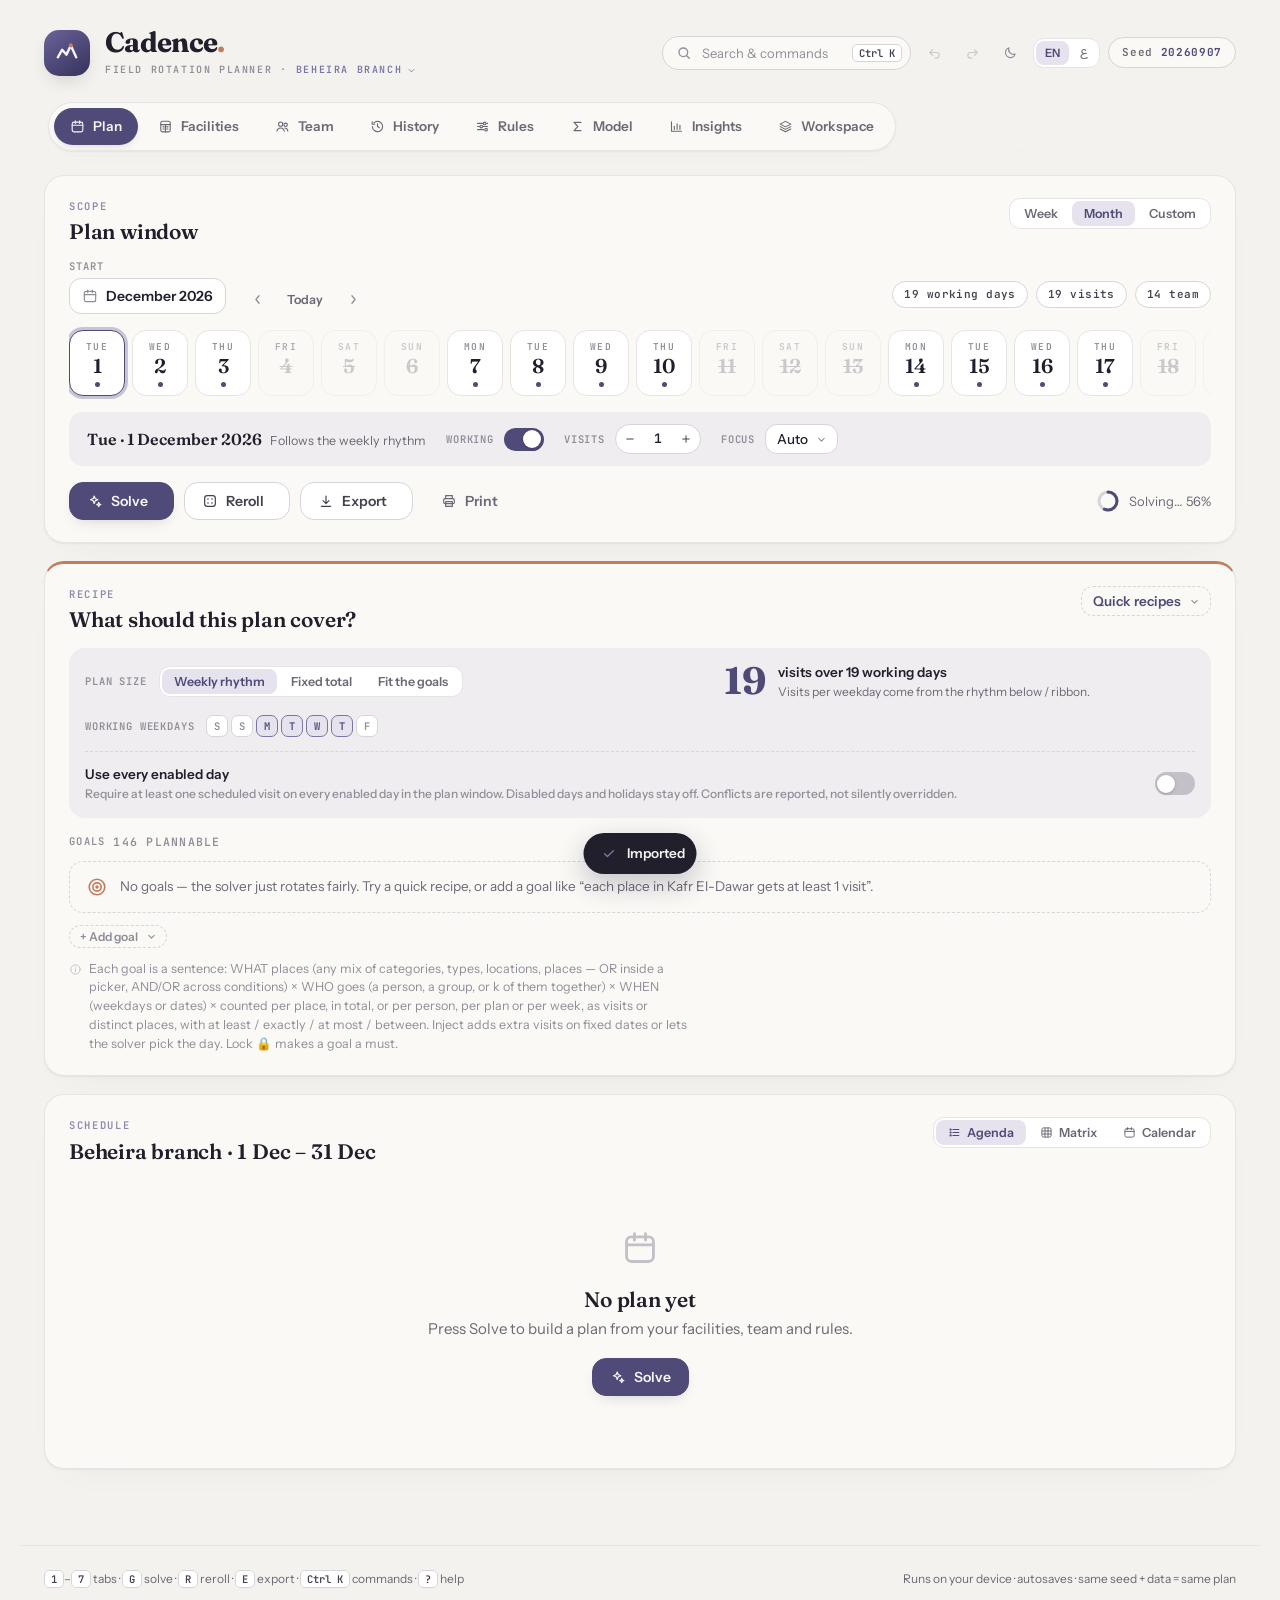
<file: index.html>
<!DOCTYPE html>
<html lang="en" data-theme="light">
<head>
<meta charset="UTF-8">
<meta name="viewport" content="width=device-width, initial-scale=1">
<meta name="description" content="Cadence — bilingual, deterministic field-rotation planner: goals, locations, rank-to-criticality matching and work/rest patterns. Runs in your browser.">
<title>Cadence — Field Rotation Planner</title>
<link rel="icon" href="data:image/svg+xml,%3Csvg xmlns='http://www.w3.org/2000/svg' viewBox='0 0 24 24'%3E%3Crect x='2' y='2' width='20' height='20' rx='6' fill='%234F4A78'/%3E%3Cpath d='M6 15l3-5 3 3 3-6 3 8' stroke='%23E0A184' stroke-width='2' fill='none' stroke-linecap='round' stroke-linejoin='round'/%3E%3C/svg%3E">
<link rel="preconnect" href="https://fonts.googleapis.com">
<link rel="preconnect" href="https://fonts.gstatic.com" crossorigin>
<link href="https://fonts.googleapis.com/css2?family=Fraunces:ital,opsz,wght@0,9..144,500;0,9..144,600;0,9..144,700;1,9..144,500&family=Instrument+Sans:wght@400;500;600;700&family=JetBrains+Mono:wght@500;600&family=IBM+Plex+Sans+Arabic:wght@400;500;600&display=swap" rel="stylesheet">
<link rel="stylesheet" href="css/app.css">
</head>
<body>
<svg xmlns="http://www.w3.org/2000/svg" style="display:none">
  <symbol id="ic-mark" viewBox="0 0 24 24"><path d="M3.5 16l4-7 4 4.5 4-8.5 5 11" fill="none" stroke="currentColor" stroke-width="2.2" stroke-linecap="round" stroke-linejoin="round"/><circle cx="15.5" cy="5" r="1.9" fill="var(--accent,#F2C46D)"/></symbol>
  <symbol id="ic-sigma" viewBox="0 0 24 24" fill="none" stroke="currentColor" stroke-width="1.9" stroke-linecap="round" stroke-linejoin="round"><path d="M17.5 5.5h-11l6 6.5-6 6.5h11"/></symbol>
  <symbol id="ic-target" viewBox="0 0 24 24" fill="none" stroke="currentColor" stroke-width="1.8" stroke-linecap="round"><circle cx="12" cy="12" r="8.5"/><circle cx="12" cy="12" r="4.5"/><circle cx="12" cy="12" r="1" fill="currentColor"/></symbol>
  <symbol id="ic-cal" viewBox="0 0 24 24" fill="none" stroke="currentColor" stroke-width="1.8" stroke-linecap="round" stroke-linejoin="round"><rect x="3.5" y="5" width="17" height="15.5" rx="3"/><path d="M3.5 10h17M8.5 3v4M15.5 3v4"/></symbol>
  <symbol id="ic-build" viewBox="0 0 24 24" fill="none" stroke="currentColor" stroke-width="1.8" stroke-linecap="round" stroke-linejoin="round"><rect x="4.5" y="3.5" width="15" height="17" rx="2.5"/><path d="M8 12.5h2M14 12.5h2M8 16h2M14 16h2M4.5 9h15M12 9v11.5"/></symbol>
  <symbol id="ic-users" viewBox="0 0 24 24" fill="none" stroke="currentColor" stroke-width="1.8" stroke-linecap="round" stroke-linejoin="round"><circle cx="9" cy="8.2" r="3.4"/><path d="M3.2 19.5c.5-3.2 2.8-5.1 5.8-5.1s5.3 1.9 5.8 5.1"/><circle cx="17" cy="9.2" r="2.7"/><path d="M15.9 14.4c2.5.4 4.3 2.3 4.7 4.9"/></symbol>
  <symbol id="ic-chart" viewBox="0 0 24 24" fill="none" stroke="currentColor" stroke-width="1.8" stroke-linecap="round" stroke-linejoin="round"><path d="M4 4.5v15h16"/><path d="M8.5 16.5v-5M13 16.5v-9M17.5 16.5v-6.5"/></symbol>
  <symbol id="ic-sliders" viewBox="0 0 24 24" fill="none" stroke="currentColor" stroke-width="1.8" stroke-linecap="round" stroke-linejoin="round"><path d="M4 7h8.2M18.8 7H20M4 12h3.2M13.2 12H20M4 17h10.2"/><circle cx="15.5" cy="7" r="2.1"/><circle cx="10" cy="12" r="2.1"/><circle cx="17.8" cy="17" r="2.1"/></symbol>
  <symbol id="ic-layers" viewBox="0 0 24 24" fill="none" stroke="currentColor" stroke-width="1.8" stroke-linecap="round" stroke-linejoin="round"><path d="M12 3.8l8.5 4.4-8.5 4.4-8.5-4.4z"/><path d="M3.5 12.2l8.5 4.4 8.5-4.4M3.5 16.1l8.5 4.4 8.5-4.4"/></symbol>
  <symbol id="ic-plus" viewBox="0 0 24 24" fill="none" stroke="currentColor" stroke-width="2" stroke-linecap="round"><path d="M12 5.5v13M5.5 12h13"/></symbol>
  <symbol id="ic-minus" viewBox="0 0 24 24" fill="none" stroke="currentColor" stroke-width="2" stroke-linecap="round"><path d="M5.5 12h13"/></symbol>
  <symbol id="ic-x" viewBox="0 0 24 24" fill="none" stroke="currentColor" stroke-width="2" stroke-linecap="round"><path d="M6.5 6.5l11 11M17.5 6.5l-11 11"/></symbol>
  <symbol id="ic-trash" viewBox="0 0 24 24" fill="none" stroke="currentColor" stroke-width="1.8" stroke-linecap="round" stroke-linejoin="round"><path d="M4.5 7h15M9.5 7V4.8h5V7M6.8 7l.9 12.8h8.6L17.2 7"/><path d="M10.2 10.8v5.2M13.8 10.8v5.2"/></symbol>
  <symbol id="ic-dice" viewBox="0 0 24 24" fill="none" stroke="currentColor" stroke-width="1.8"><rect x="4" y="4" width="16" height="16" rx="4"/><circle cx="9" cy="9" r="1.25" fill="currentColor" stroke="none"/><circle cx="15" cy="9" r="1.25" fill="currentColor" stroke="none"/><circle cx="9" cy="15" r="1.25" fill="currentColor" stroke="none"/><circle cx="15" cy="15" r="1.25" fill="currentColor" stroke="none"/></symbol>
  <symbol id="ic-down" viewBox="0 0 24 24" fill="none" stroke="currentColor" stroke-width="1.8" stroke-linecap="round" stroke-linejoin="round"><path d="M12 4.5v11M7.5 11.5L12 16l4.5-4.5M5 20h14"/></symbol>
  <symbol id="ic-up" viewBox="0 0 24 24" fill="none" stroke="currentColor" stroke-width="1.8" stroke-linecap="round" stroke-linejoin="round"><path d="M12 19.5v-11M7.5 12.5L12 8l4.5 4.5M5 4h14"/></symbol>
  <symbol id="ic-print" viewBox="0 0 24 24" fill="none" stroke="currentColor" stroke-width="1.8" stroke-linecap="round" stroke-linejoin="round"><path d="M7 8.5V3.8h10V8.5"/><rect x="4" y="8.5" width="16" height="7.5" rx="2.2"/><path d="M7 13h10v7.2H7z"/></symbol>
  <symbol id="ic-copy" viewBox="0 0 24 24" fill="none" stroke="currentColor" stroke-width="1.8" stroke-linecap="round" stroke-linejoin="round"><rect x="9" y="9" width="11" height="11" rx="2.4"/><path d="M6 14.5H5.2c-1 0-1.9-.8-1.9-1.9V5.2c0-1 .9-1.9 1.9-1.9h7.4c1 0 1.9.9 1.9 1.9v.9"/></symbol>
  <symbol id="ic-check" viewBox="0 0 24 24" fill="none" stroke="currentColor" stroke-width="2.1" stroke-linecap="round" stroke-linejoin="round"><path d="M5 12.5l4.4 4.4L19 7.5"/></symbol>
  <symbol id="ic-alert" viewBox="0 0 24 24" fill="none" stroke="currentColor" stroke-width="1.8" stroke-linecap="round" stroke-linejoin="round"><path d="M12 3.6L21.4 20.2H2.6z"/><path d="M12 9.8v4.6M12 17.4h.01"/></symbol>
  <symbol id="ic-info" viewBox="0 0 24 24" fill="none" stroke="currentColor" stroke-width="1.8" stroke-linecap="round"><circle cx="12" cy="12" r="8.6"/><path d="M12 11v5.4M12 7.6h.01"/></symbol>
  <symbol id="ic-pin" viewBox="0 0 24 24" fill="none" stroke="currentColor" stroke-width="1.8" stroke-linecap="round" stroke-linejoin="round"><path d="M12 21.2S5.8 15.7 5.8 10.6a6.2 6.2 0 1 1 12.4 0c0 5.1-6.2 10.6-6.2 10.6z"/><circle cx="12" cy="10.3" r="2.3"/></symbol>
  <symbol id="ic-lock" viewBox="0 0 24 24" fill="none" stroke="currentColor" stroke-width="2" stroke-linecap="round" stroke-linejoin="round"><rect x="5" y="10.5" width="14" height="10" rx="2.5"/><path d="M8.5 10.5V7.8a3.5 3.5 0 0 1 7 0v2.7"/></symbol>
  <symbol id="ic-wand" viewBox="0 0 24 24" fill="none" stroke="currentColor" stroke-width="1.8" stroke-linecap="round" stroke-linejoin="round"><path d="M10.8 4.6l1.6 3.9 3.9 1.6-3.9 1.6-1.6 3.9-1.6-3.9-3.9-1.6 3.9-1.6z"/><path d="M17.6 14.2l.9 2.2 2.2.9-2.2.9-.9 2.2-.9-2.2-2.2-.9 2.2-.9z"/></symbol>
  <symbol id="ic-chev" viewBox="0 0 24 24" fill="none" stroke="currentColor" stroke-width="2" stroke-linecap="round" stroke-linejoin="round"><path d="M7 10l5 5 5-5"/></symbol>
  <symbol id="ic-chevl" viewBox="0 0 24 24" fill="none" stroke="currentColor" stroke-width="2" stroke-linecap="round" stroke-linejoin="round"><path d="M14.5 6l-5 6 5 6"/></symbol>
  <symbol id="ic-chevr" viewBox="0 0 24 24" fill="none" stroke="currentColor" stroke-width="2" stroke-linecap="round" stroke-linejoin="round"><path d="M9.5 6l5 6-5 6"/></symbol>
  <symbol id="ic-search" viewBox="0 0 24 24" fill="none" stroke="currentColor" stroke-width="2" stroke-linecap="round"><circle cx="11" cy="11" r="6.5"/><path d="M16 16l4 4"/></symbol>
  <symbol id="ic-undo" viewBox="0 0 24 24" fill="none" stroke="currentColor" stroke-width="1.9" stroke-linecap="round" stroke-linejoin="round"><path d="M9 7.5L4.5 12 9 16.5"/><path d="M4.5 12H15a4.5 4.5 0 0 1 0 9h-2"/></symbol>
  <symbol id="ic-redo" viewBox="0 0 24 24" fill="none" stroke="currentColor" stroke-width="1.9" stroke-linecap="round" stroke-linejoin="round"><path d="M15 7.5l4.5 4.5-4.5 4.5"/><path d="M19.5 12H9a4.5 4.5 0 0 0 0 9h2"/></symbol>
  <symbol id="ic-moon" viewBox="0 0 24 24" fill="none" stroke="currentColor" stroke-width="1.8" stroke-linecap="round" stroke-linejoin="round"><path d="M19.5 14.6A8 8 0 0 1 9.4 4.5a8 8 0 1 0 10.1 10.1z"/></symbol>
  <symbol id="ic-sun" viewBox="0 0 24 24" fill="none" stroke="currentColor" stroke-width="1.8" stroke-linecap="round"><circle cx="12" cy="12" r="3.8"/><path d="M12 3v2M12 19v2M3 12h2M19 12h2M5.6 5.6L7 7M17 17l1.4 1.4M18.4 5.6L17 7M7 17l-1.4 1.4"/></symbol>
  <symbol id="ic-list" viewBox="0 0 24 24" fill="none" stroke="currentColor" stroke-width="1.9" stroke-linecap="round"><path d="M9 6.5h11M9 12h11M9 17.5h11"/><circle cx="4.8" cy="6.5" r="1.1" fill="currentColor"/><circle cx="4.8" cy="12" r="1.1" fill="currentColor"/><circle cx="4.8" cy="17.5" r="1.1" fill="currentColor"/></symbol>
  <symbol id="ic-grid" viewBox="0 0 24 24" fill="none" stroke="currentColor" stroke-width="1.8" stroke-linejoin="round"><rect x="3.5" y="3.5" width="17" height="17" rx="3"/><path d="M3.5 9.2h17M3.5 14.8h17M9.2 3.5v17M14.8 3.5v17"/></symbol>
  <symbol id="ic-cmd" viewBox="0 0 24 24" fill="none" stroke="currentColor" stroke-width="1.8" stroke-linecap="round" stroke-linejoin="round"><path d="M9 6v12M15 6v12M6 9h12M6 15h12"/><path d="M9 6a3 3 0 1 0-3 3M15 6a3 3 0 1 1 3 3M9 18a3 3 0 1 1-3-3M15 18a3 3 0 1 0 3-3"/></symbol>
  <symbol id="ic-camera" viewBox="0 0 24 24" fill="none" stroke="currentColor" stroke-width="1.8" stroke-linecap="round" stroke-linejoin="round"><path d="M4 8.5h3l1.6-2.5h6.8L17 8.5h3v10.5H4z"/><circle cx="12" cy="13.5" r="3.3"/></symbol>
  <symbol id="ic-edit" viewBox="0 0 24 24" fill="none" stroke="currentColor" stroke-width="1.8" stroke-linecap="round" stroke-linejoin="round"><path d="M4.5 19.5l1-4.2L15.8 5a2 2 0 0 1 2.9 0l.3.3a2 2 0 0 1 0 2.9L8.7 18.5z"/></symbol>
  <symbol id="ic-keyboard" viewBox="0 0 24 24" fill="none" stroke="currentColor" stroke-width="1.8" stroke-linecap="round"><rect x="2.8" y="6" width="18.4" height="12" rx="2.5"/><path d="M6.5 10h.01M10 10h.01M13.5 10h.01M17 10h.01M7.5 14h9"/></symbol>
  <symbol id="ic-flip" viewBox="0 0 24 24" fill="none" stroke="currentColor" stroke-width="1.9" stroke-linecap="round" stroke-linejoin="round"><path d="M4.5 8.5h13l-3.5-3.5M19.5 15.5h-13l3.5 3.5"/></symbol>
  <symbol id="ic-code" viewBox="0 0 24 24" fill="none" stroke="currentColor" stroke-width="1.9" stroke-linecap="round" stroke-linejoin="round"><path d="M8.5 7.5L4 12l4.5 4.5M15.5 7.5L20 12l-4.5 4.5M13.2 5.5l-2.4 13"/></symbol>
  <symbol id="ic-route" viewBox="0 0 24 24" fill="none" stroke="currentColor" stroke-width="1.8" stroke-linecap="round" stroke-linejoin="round"><circle cx="6" cy="18" r="2.2"/><circle cx="18" cy="6" r="2.2"/><path d="M8 18h6.5a3.5 3.5 0 0 0 0-7h-5a3.5 3.5 0 0 1 0-7H16"/></symbol>
  <symbol id="ic-hist" viewBox="0 0 24 24" fill="none" stroke="currentColor" stroke-width="1.8" stroke-linecap="round" stroke-linejoin="round"><path d="M3.8 12a8.2 8.2 0 1 0 2.4-5.8"/><path d="M3.5 4.5v3.9h3.9"/><path d="M12 7.8V12l3 2"/></symbol>
  <symbol id="ic-file" viewBox="0 0 24 24" fill="none" stroke="currentColor" stroke-width="1.8" stroke-linecap="round" stroke-linejoin="round"><path d="M14 3.5H7a2 2 0 0 0-2 2v13a2 2 0 0 0 2 2h10a2 2 0 0 0 2-2V8.5z"/><path d="M14 3.5v5h5M8.5 13h7M8.5 16.5h5"/></symbol>
  <symbol id="ic-sheet" viewBox="0 0 24 24" fill="none" stroke="currentColor" stroke-width="1.8" stroke-linecap="round" stroke-linejoin="round"><rect x="4" y="4" width="16" height="16" rx="2.5"/><path d="M4 9.5h16M4 14.5h16M10 9.5v10.5"/></symbol>
  <symbol id="ic-globe" viewBox="0 0 24 24" fill="none" stroke="currentColor" stroke-width="1.8" stroke-linecap="round"><circle cx="12" cy="12" r="8.6"/><path d="M3.4 12h17.2M12 3.4c2.4 2.4 3.6 5.3 3.6 8.6s-1.2 6.2-3.6 8.6c-2.4-2.4-3.6-5.3-3.6-8.6S9.6 5.8 12 3.4z"/></symbol>
</svg>

<header class="wrap mast">
  <div class="brand">
    <div class="mark"><svg viewBox="0 0 24 24"><use href="#ic-mark"/></svg></div>
    <div>
      <h1 id="appName">Cadence</h1>
      <div class="tagline" id="tagline"></div>
    </div>
  </div>
  <div class="mast-right" id="mastRight"></div>
</header>

<nav class="tabbar noprint"><div class="wrap"><div class="tabs" role="tablist" aria-label="Sections" id="tabs"></div></div></nav>

<main class="wrap" id="main">
  <section id="view-plan" class="view on" aria-label="Plan"></section>
  <section id="view-sites" class="view" aria-label="Sites"></section>
  <section id="view-people" class="view" aria-label="People"></section>
  <section id="view-history" class="view" aria-label="History"></section>
  <section id="view-rules" class="view" aria-label="Rules"></section>
  <section id="view-model" class="view" aria-label="Model"></section>
  <section id="view-insights" class="view" aria-label="Insights"></section>
  <section id="view-workspace" class="view" aria-label="Workspace"></section>
</main>

<footer class="wrap foot">
  <span id="footHint"></span>
  <span id="footNote"></span>
</footer>
<div id="toasts" aria-live="polite"></div>
<input type="file" id="fileIn" class="sr" accept=".json,.csv,.tsv,.txt,.xlsx,.xls,application/json,text/csv">

<script src="js/i18n.js"></script>
<script src="js/core.js"></script>
<script src="js/engine.js"></script>
<script src="js/views.js"></script>
<script src="js/app.js"></script>
</body>
</html>
</file>
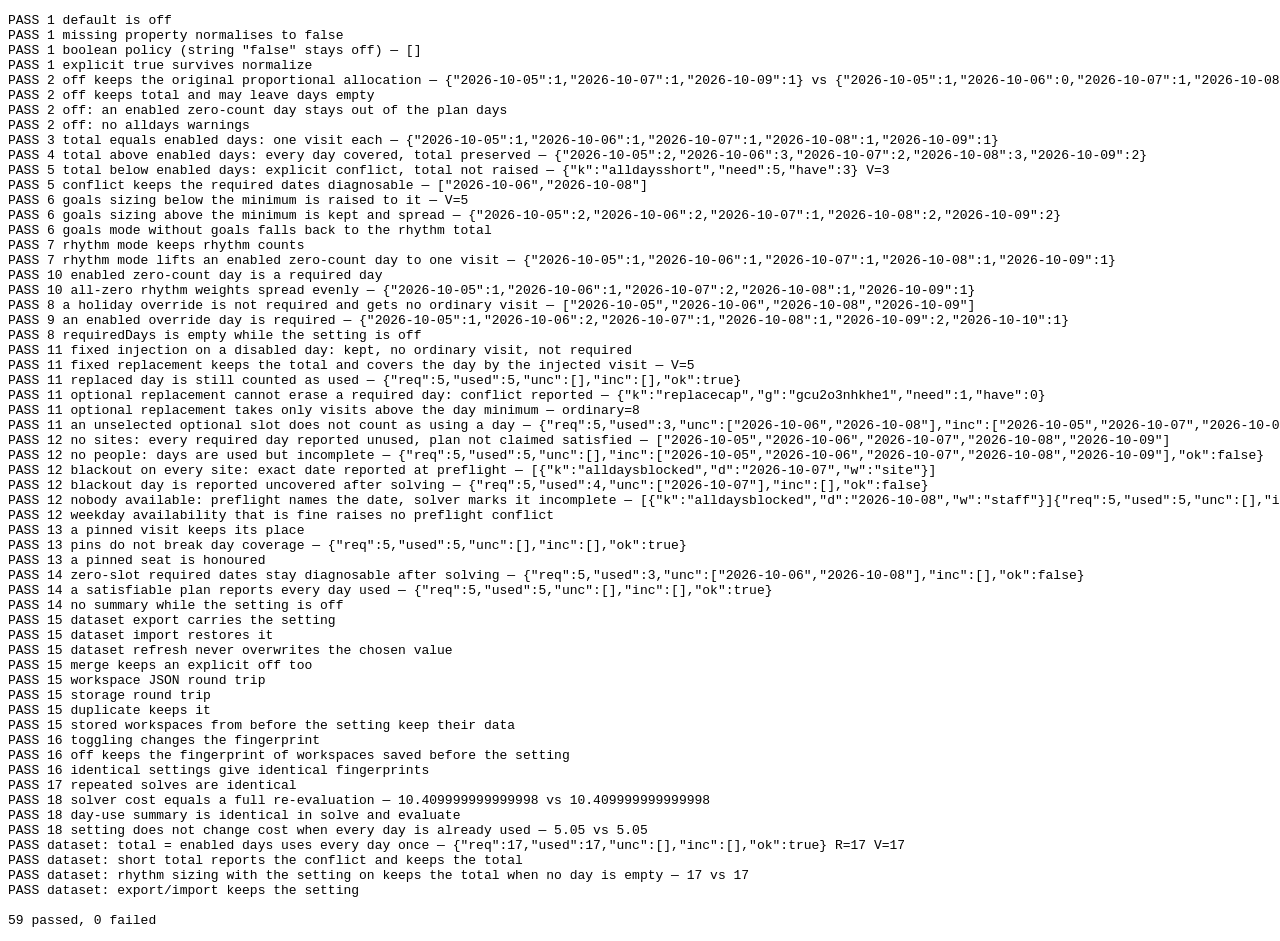
<file: tests/alldays-test.html>
<!DOCTYPE html>
<html><head><meta charset="UTF-8"><title>use-every-enabled-day tests</title></head><body>
<pre id="out"></pre>
<script src="../js/i18n.js"></script>
<script src="../js/core.js"></script>
<script src="../js/engine.js"></script>
<script src="alldays-tests.js"></script>
</body></html>
</file>
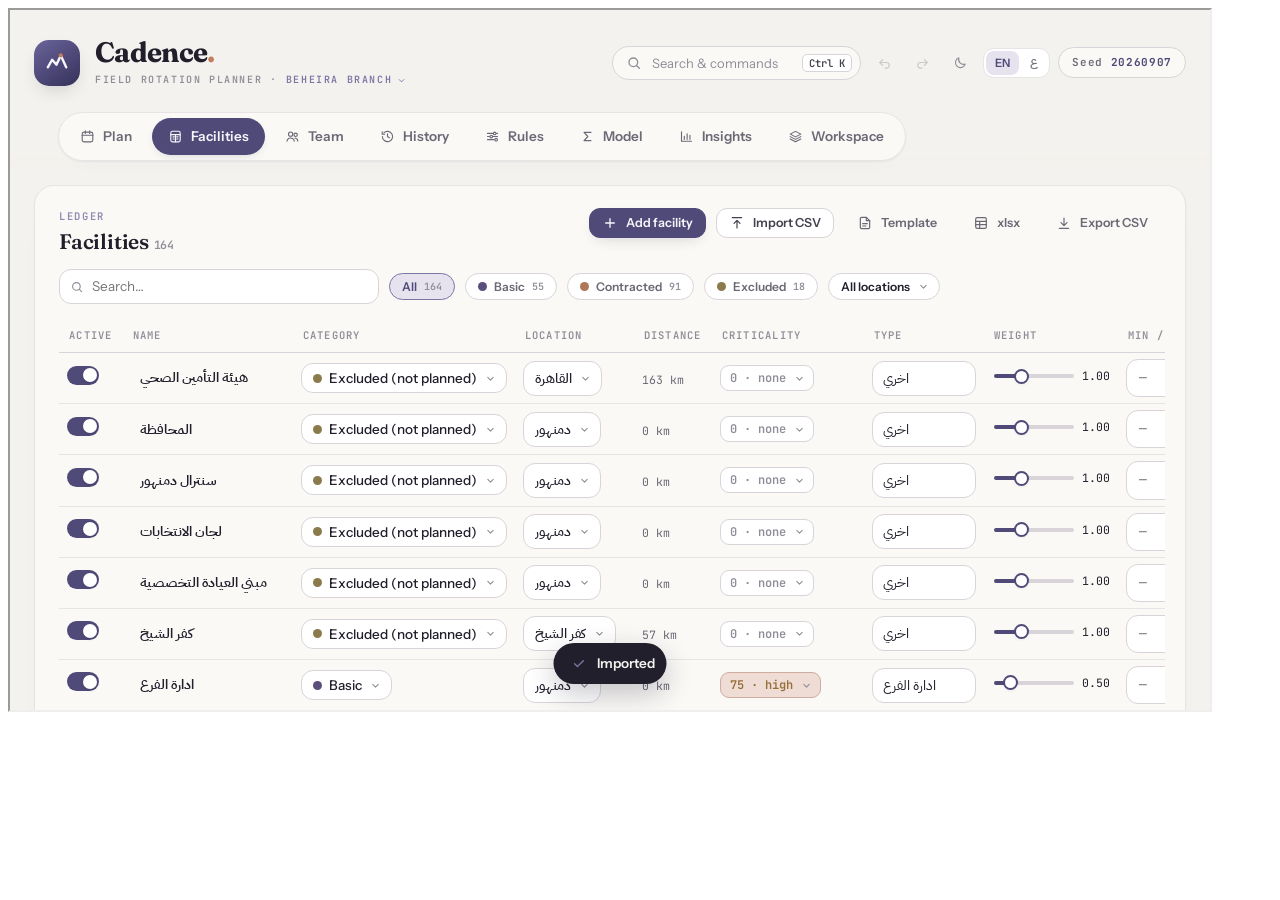
<file: tests/ds-check.html>
<!DOCTYPE html><html><head><meta charset="UTF-8"></head><body><script>
Promise.all(['../data/facilities.json','../data/people_ranking.json'].map(u=>fetch(u).then(r=>r.json()))).then(([f,p])=>{
  var fr=document.createElement('iframe');fr.src='../index.html#sites';fr.style.cssText='width:1200px;height:700px';document.body.appendChild(fr);
  setTimeout(function(){var w=fr.contentWindow.APP.ws;var fn=new Set(f.map(x=>x.name)),sn=new Set(w.sites.map(x=>x.name));
    console.log('file facilities',f.length,'app',w.sites.length,'missing',f.filter(x=>!sn.has(x.name)).length,'extra',w.sites.filter(x=>!fn.has(x.name)).map(x=>x.name).join('|'));
    console.log('file people',p.length,'app',w.people.length,'names',w.people.map(x=>x.name).join(','));
    var bad=f.filter(x=>{var s=w.sites.find(y=>y.name===x.name);var l=s&&w.locations.find(q=>q.id===s.loc);return !l||l.name!==x.location||s.tag!==x.category});console.log('loc/category mismatches',bad.length,bad.slice(0,3).map(x=>x.name).join('|'));
  },6000);
});
</script></body></html>
</file>
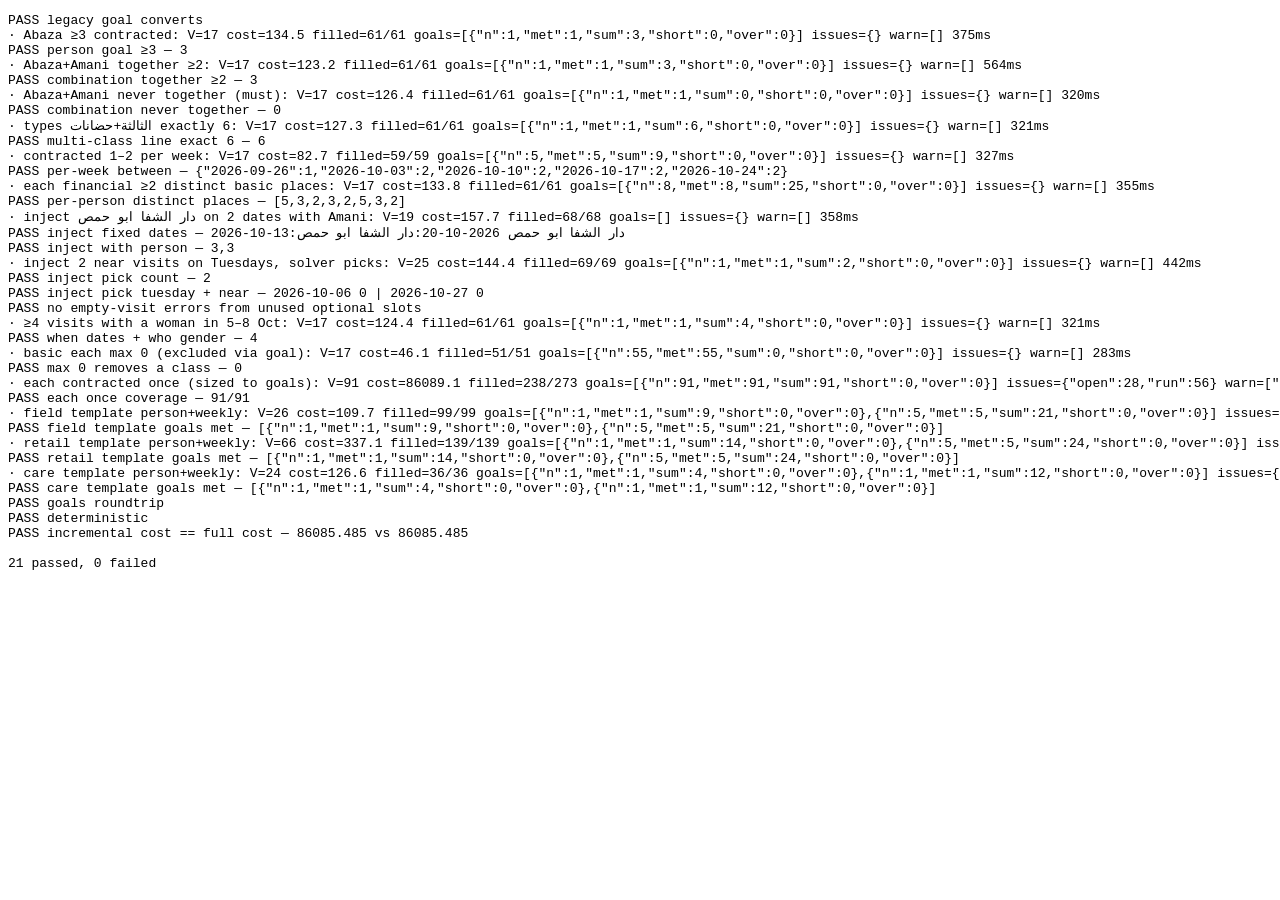
<file: tests/goals-test.html>
<!DOCTYPE html>
<html><head><meta charset="UTF-8"><title>flexible goals tests</title></head><body>
<pre id="out"></pre>
<script src="../js/i18n.js"></script>
<script src="../js/core.js"></script>
<script src="../js/engine.js"></script>
<script src="goals-tests.js"></script>
</body></html>
</file>
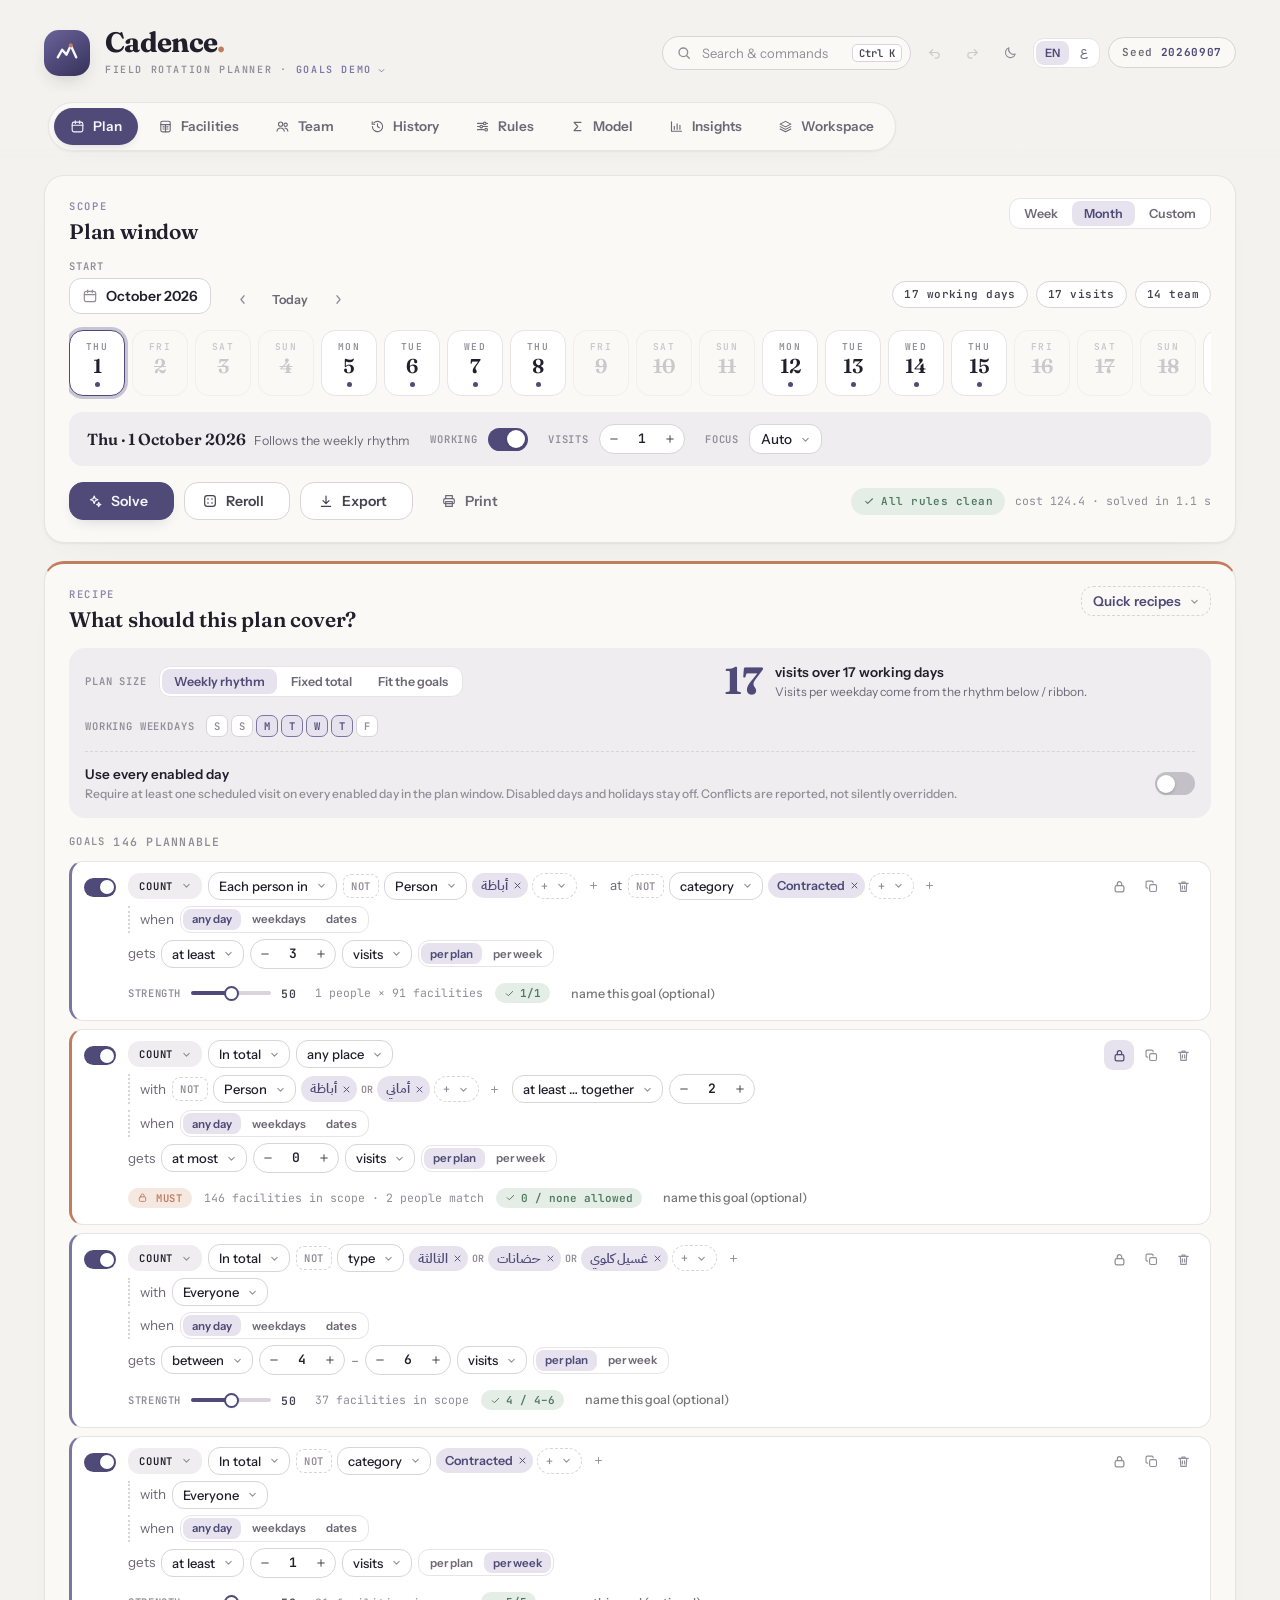
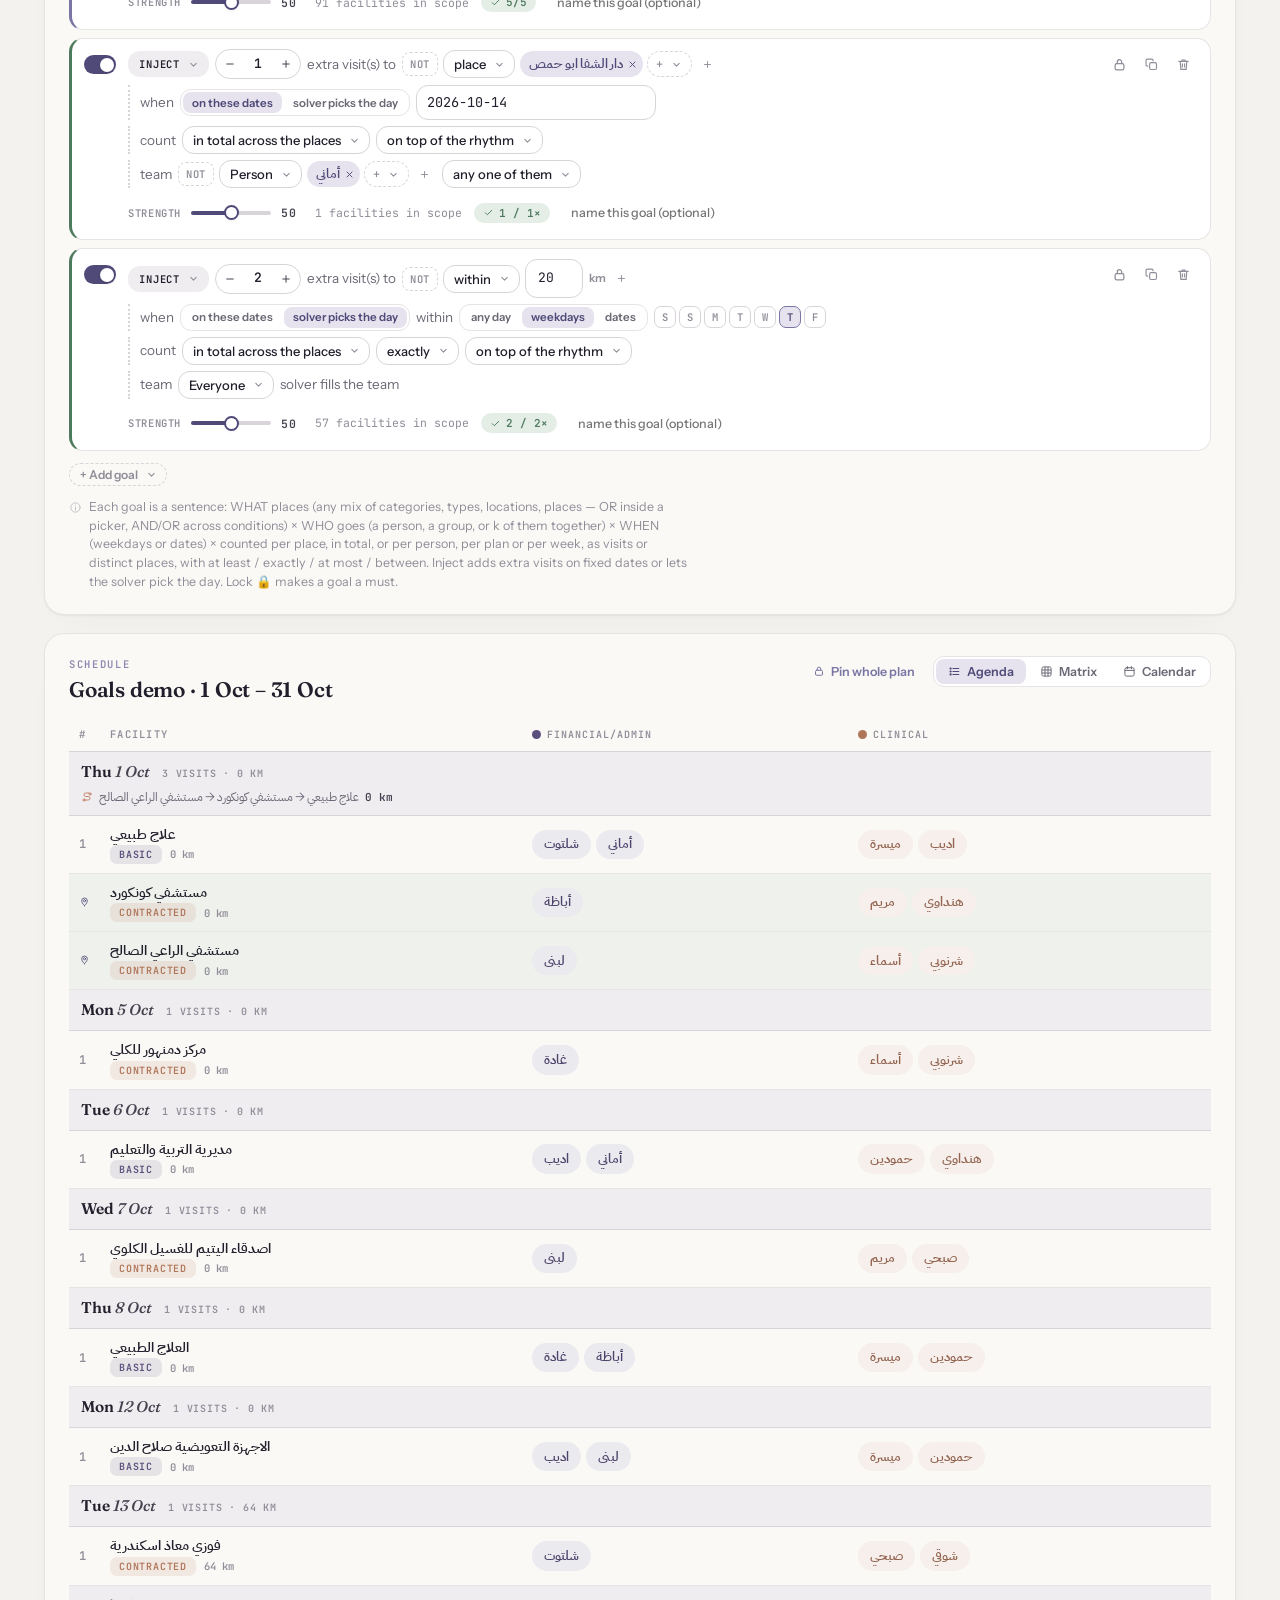
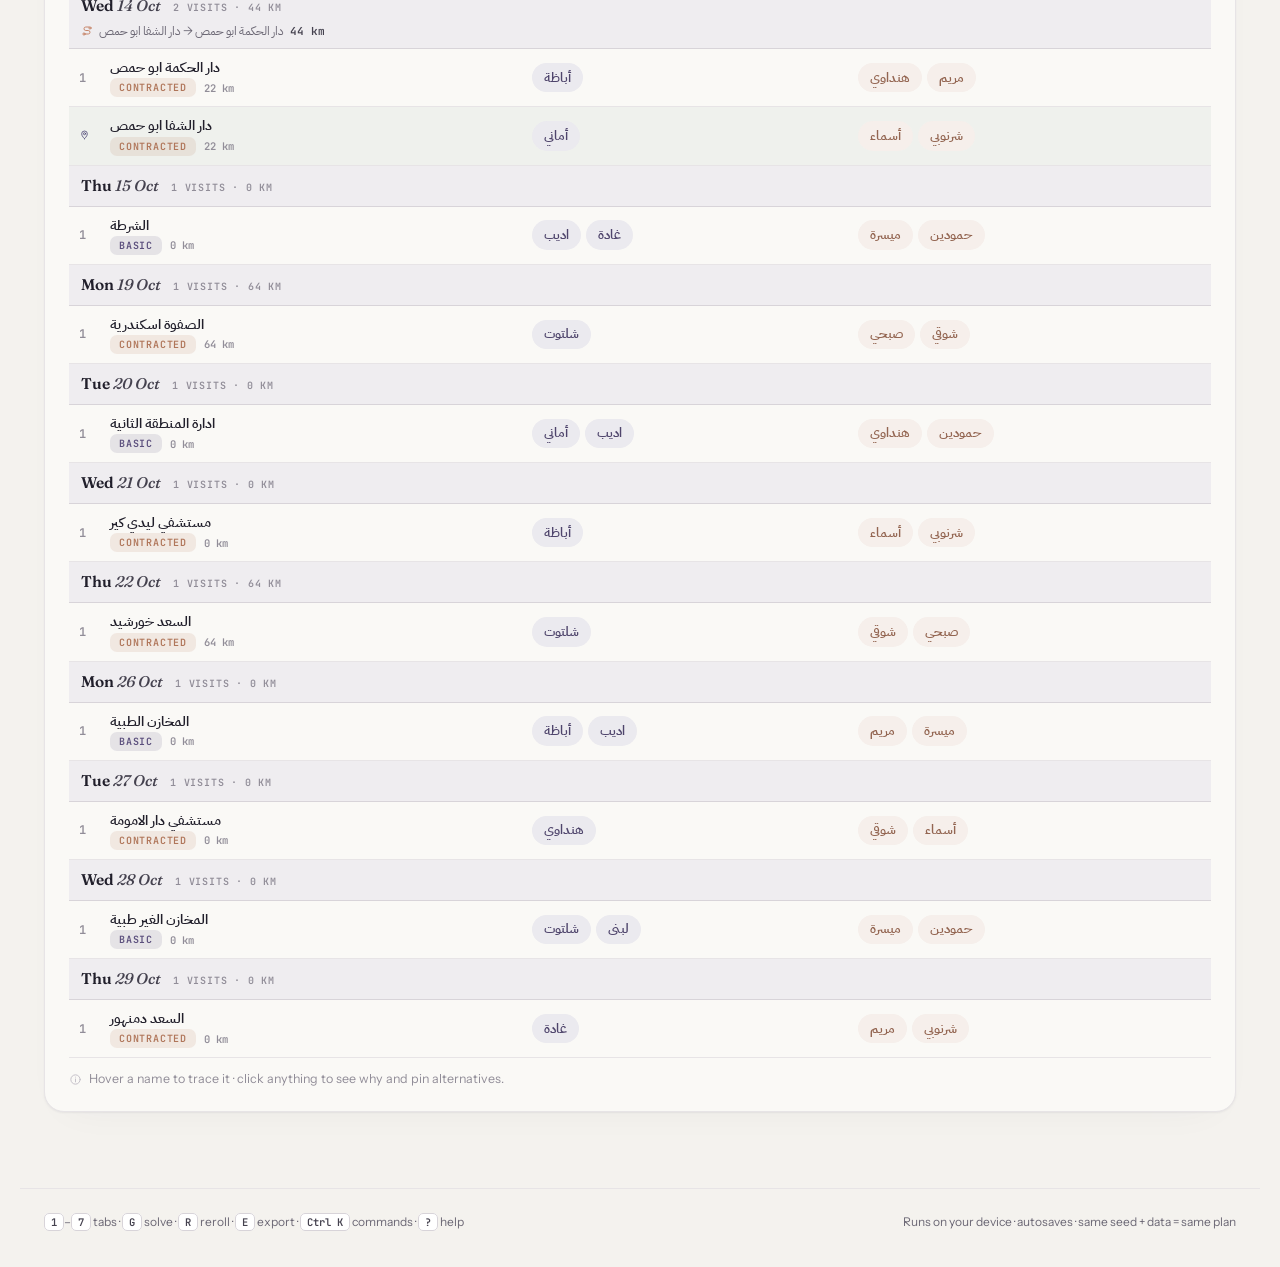
<file: tests/goto-goals.html>
<!DOCTYPE html><html><head><meta charset="UTF-8"><title>goals demo</title></head><body>
<script src="../js/i18n.js"></script>
<script src="../js/core.js"></script>
<script>
var M=window.MV;
fetch('../data/complete_data.json').then(function(r){return r.json()}).then(function(o){
  var ws=M.fromDataset(o,'Goals demo');ws.scope={mode:'month',start:'2026-10-01',end:''};
  var ab=ws.people.find(function(p){return p.name==='أباظة'}),am=ws.people.find(function(p){return p.name==='أماني'});
  var tags=Array.from(new Set(M.plannable(ws).map(function(s){return s.tag}))).filter(Boolean);
  var site=M.plannable(ws).find(function(s){return s.cat==='c_contracted'});
  ws.goals=[
    M.mkGoal({who:{k:'person',v:[ab.id]},per:'person',what:{k:'cat',v:['c_contracted']},op:'min',n:3}),
    M.mkGoal({who:{k:'person',v:[ab.id,am.id]},mode:'together',k:2,per:'total',op:'max',n:0,hard:true}),
    M.mkGoal({what:{k:'tag',v:tags.slice(4,7)},per:'total',op:'between',n:4,n2:6}),
    M.mkGoal({what:{k:'cat',v:['c_contracted']},per:'total',period:'week',op:'min',n:1}),
    M.mkGoal({kind:'inject',what:{k:'site',v:[site.id]},inject:{mode:'dates',dates:'2026-10-14',n:1},who:{k:'person',v:[am.id]}}),
    M.mkGoal({kind:'inject',what:{k:'kmLe',v:'20'},when:{k:'dow',v:[false,false,false,false,true,false,false]},inject:{mode:'pick',n:2}})
  ];
  ws.engine.quality='fast';
  var ix=M.Store.index();ix.prefs=ix.prefs||{};ix.prefs.dsBooted=true;ix.prefs.lang=location.hash==='#ar'?'ar':'en';
  M.Store.save(ws,ix);
  location.replace('../index.html#plan');
});
</script></body></html>
</file>
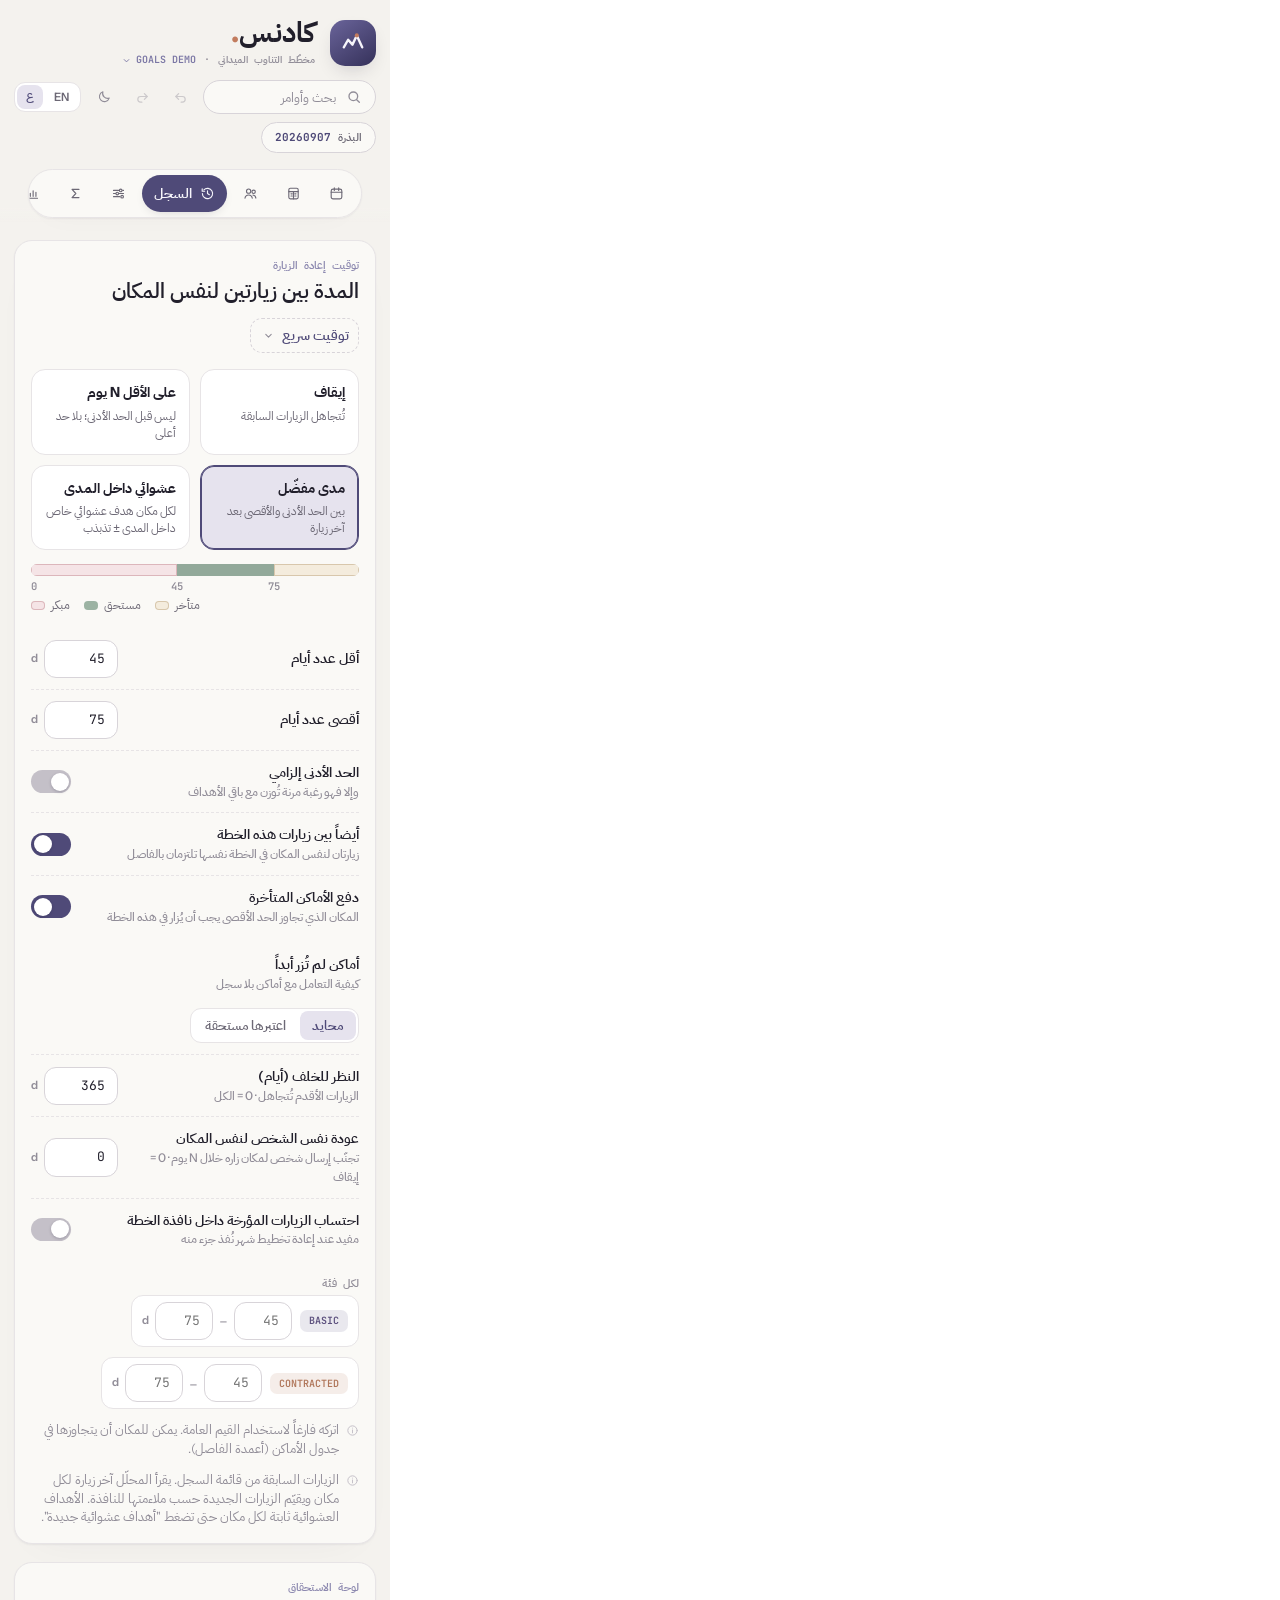
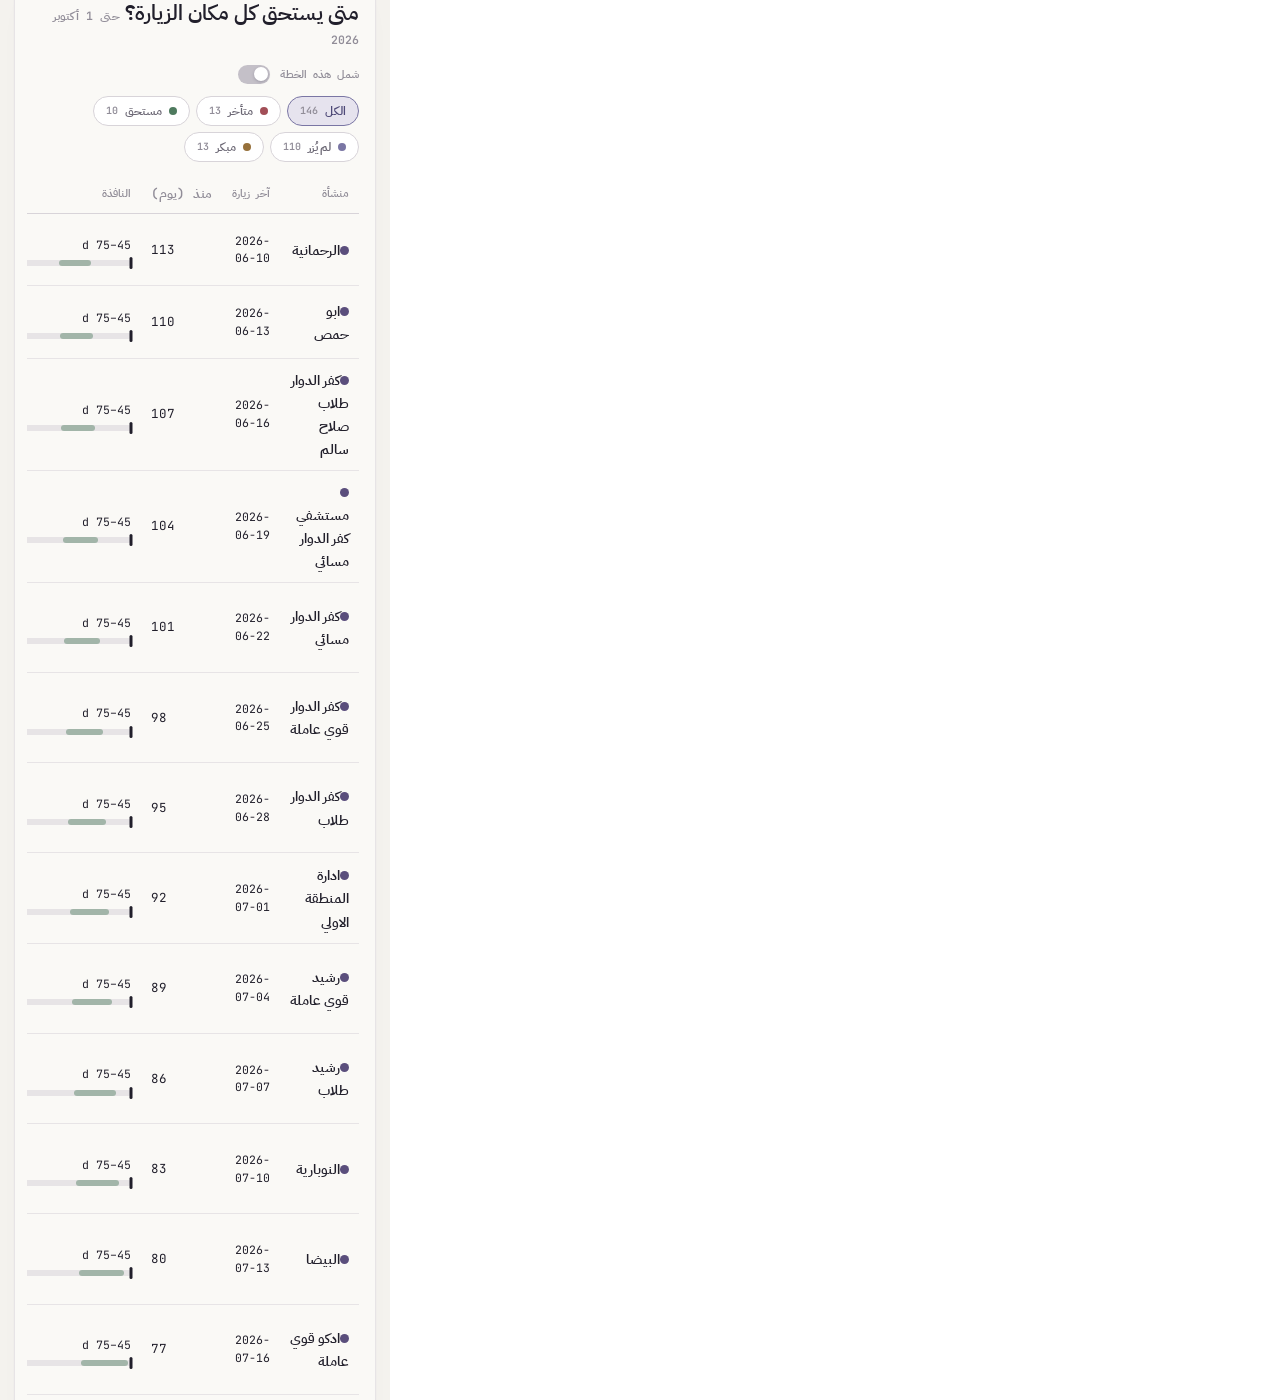
<file: tests/goto-history-390.html>
<!DOCTYPE html><html><head><meta charset="UTF-8"><title>history 390px</title><style>html,body{margin:0}iframe{border:0;width:390px;height:3000px;display:block}</style></head><body>
<iframe id="fr" src="../index.html#history"></iframe>
<script>window.GOTO={v:'history',lang:(location.hash.indexOf('en')>0?'en':'ar')};</script>
<script src="goto-seed.js"></script>
</body></html>
</file>
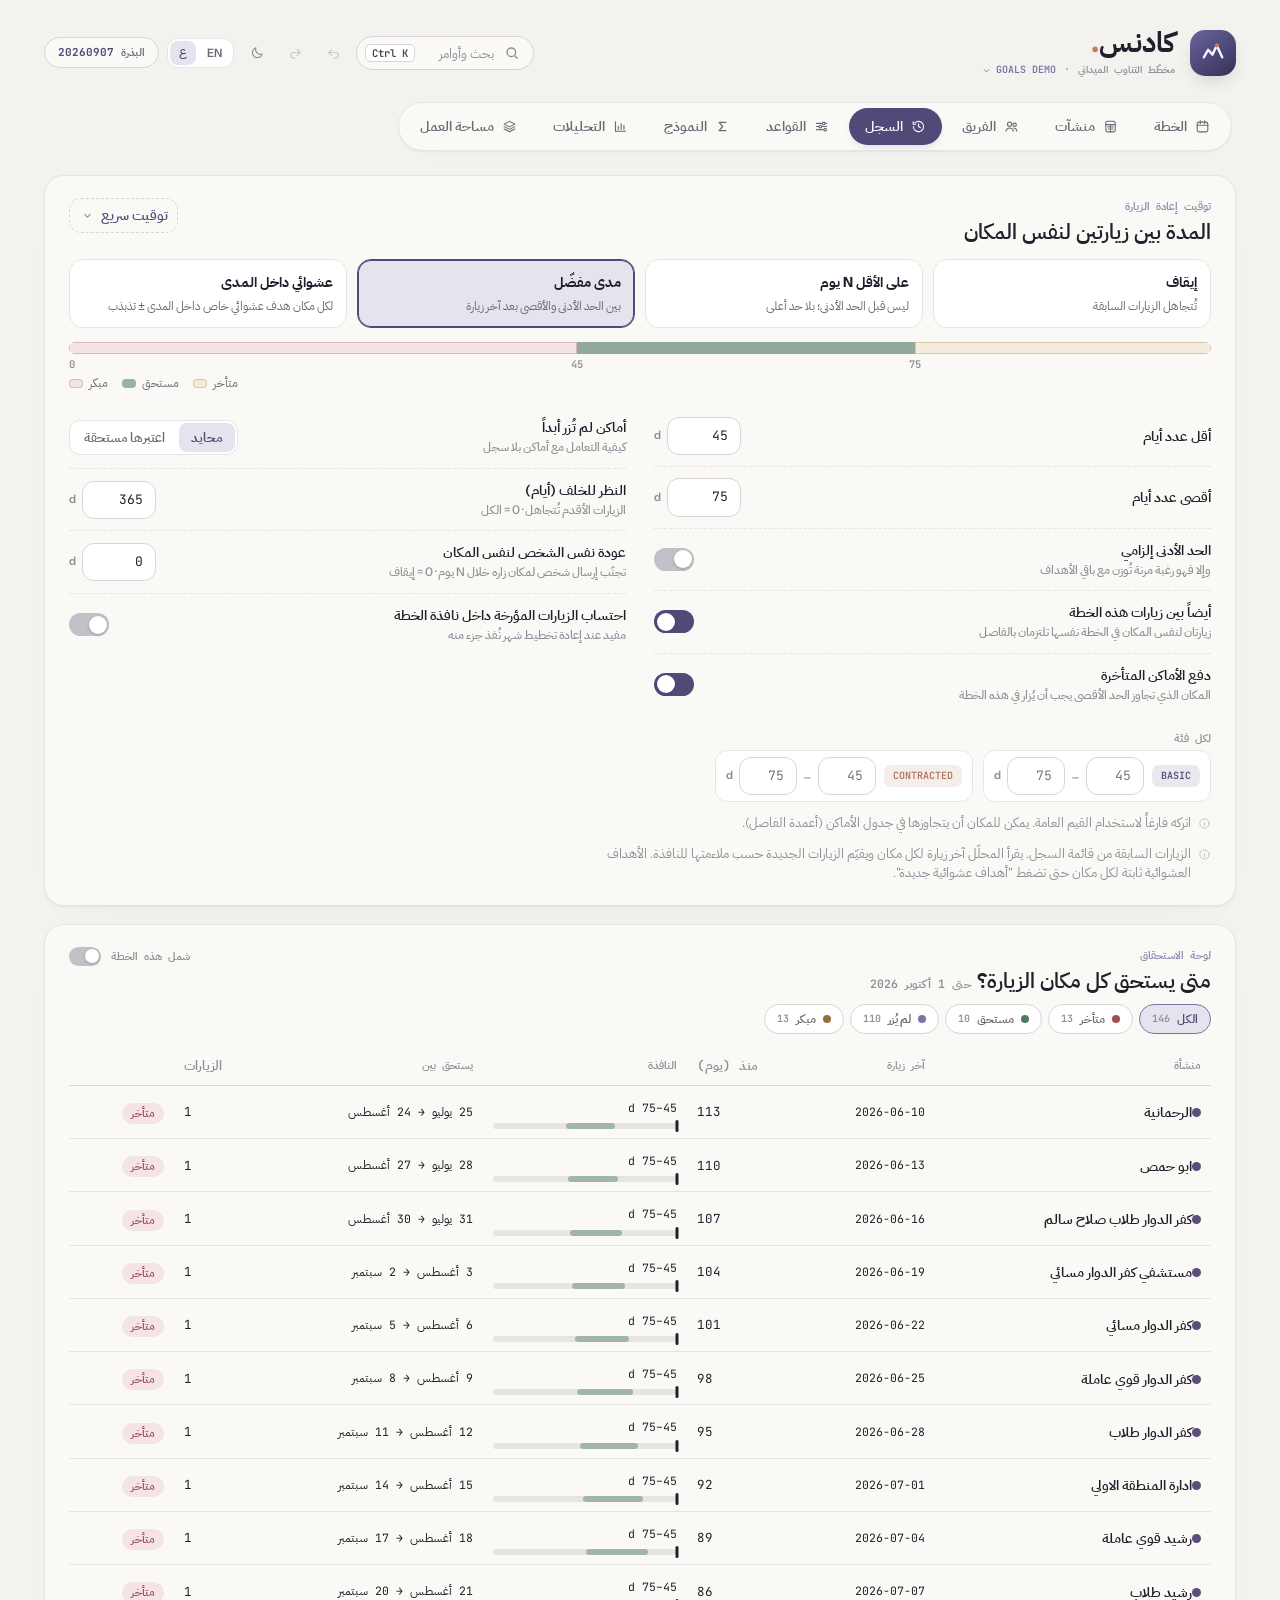
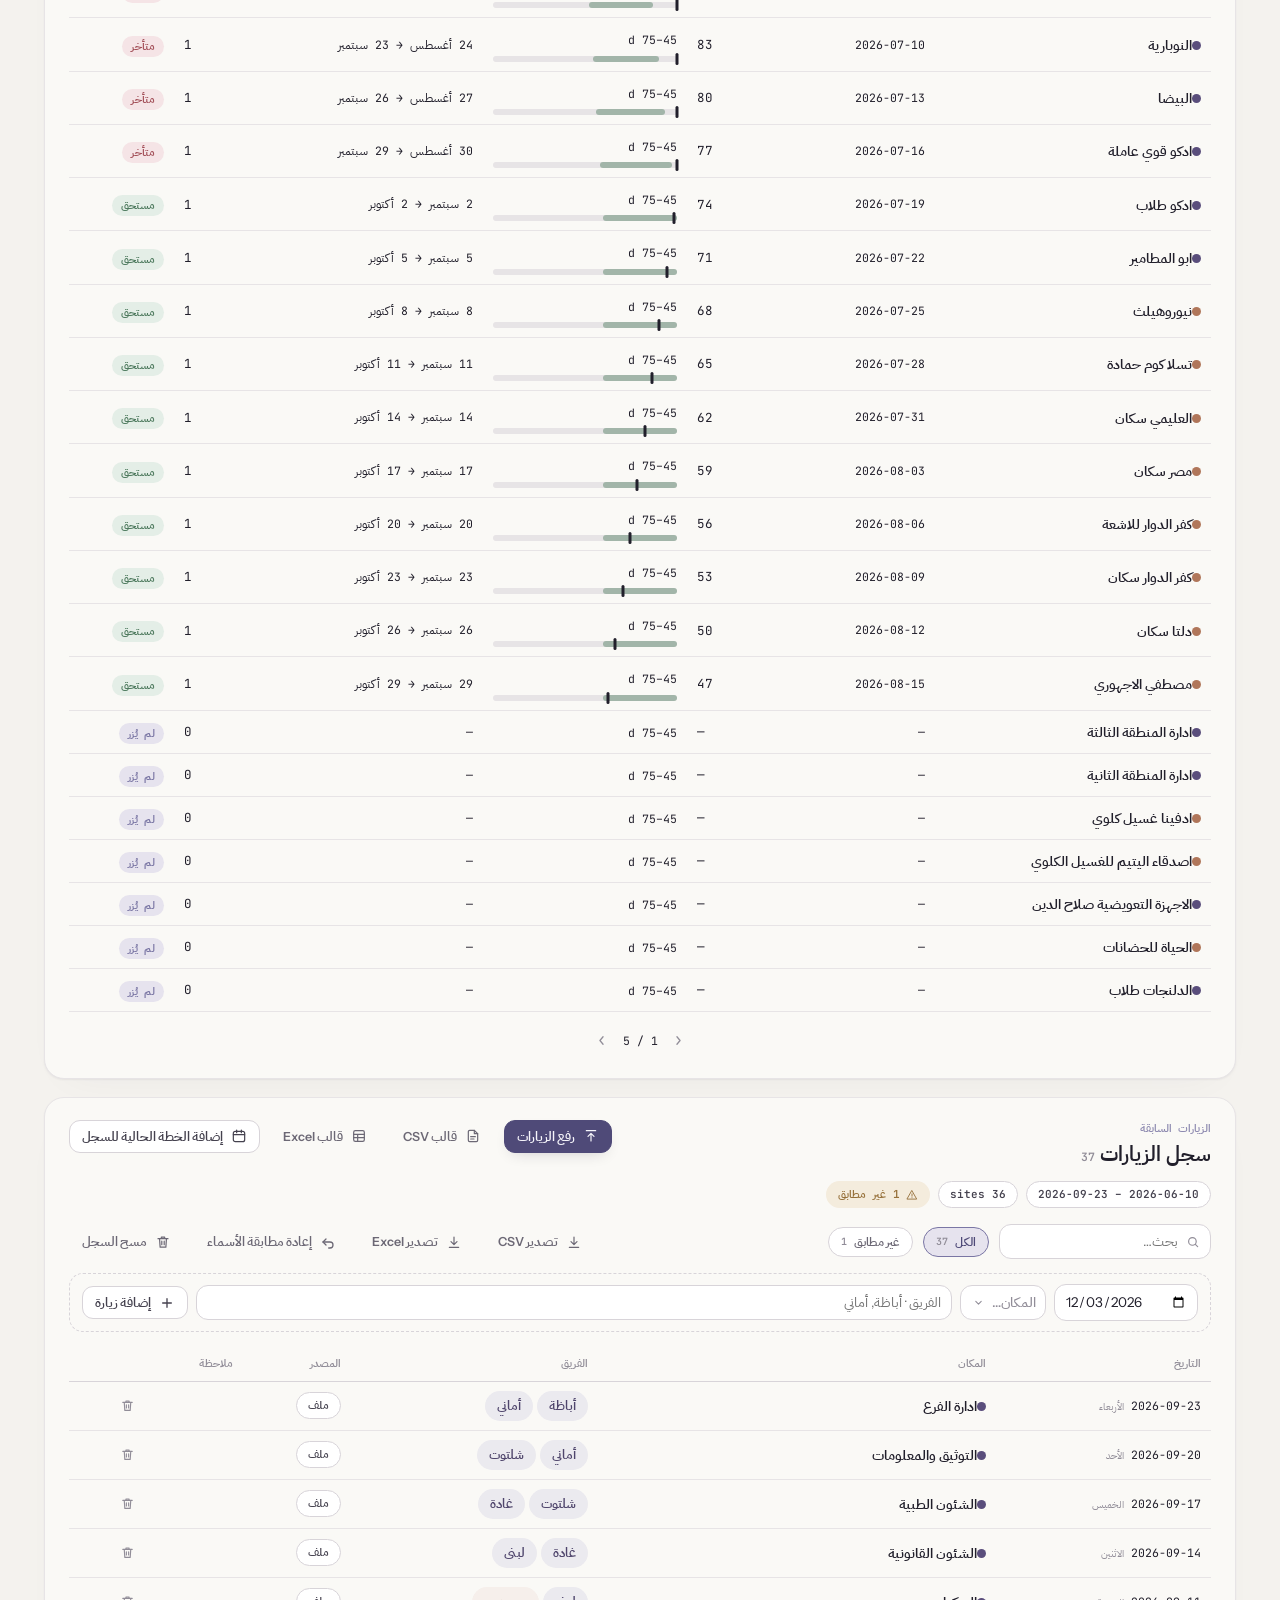
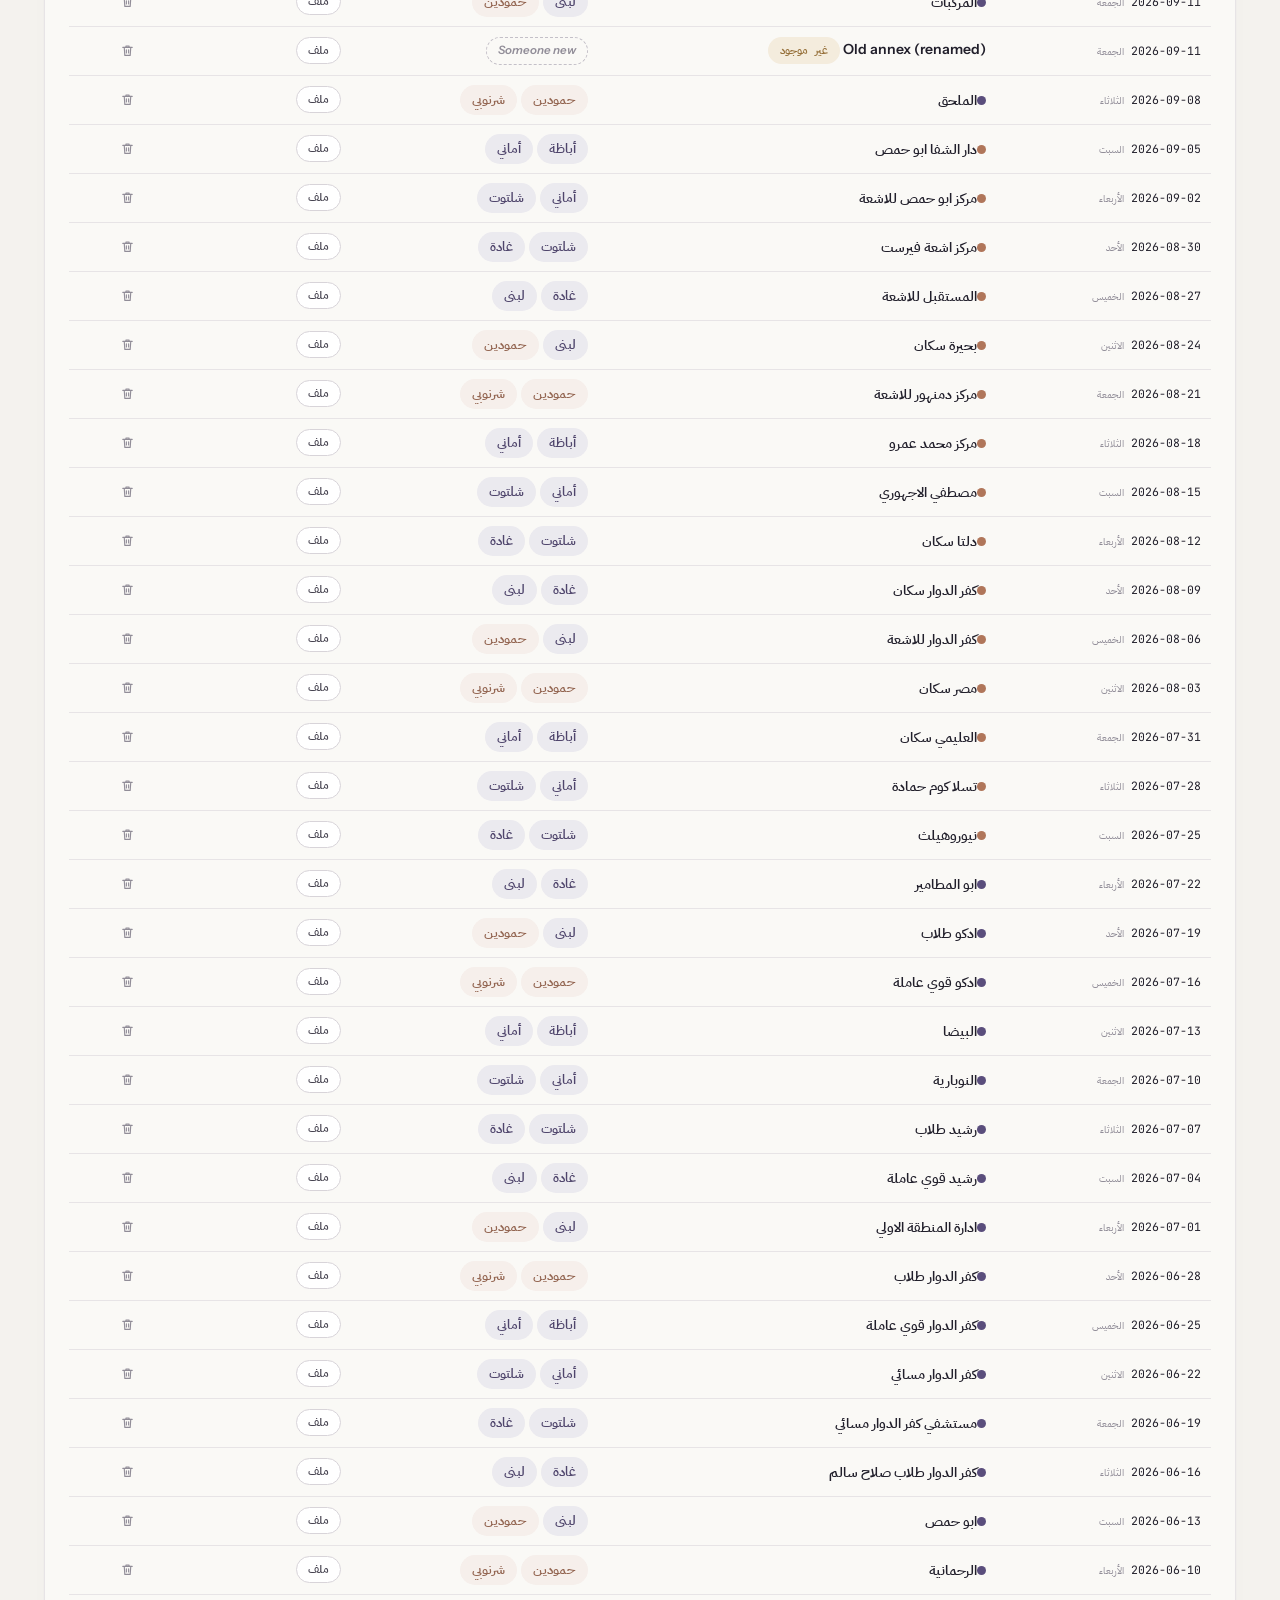
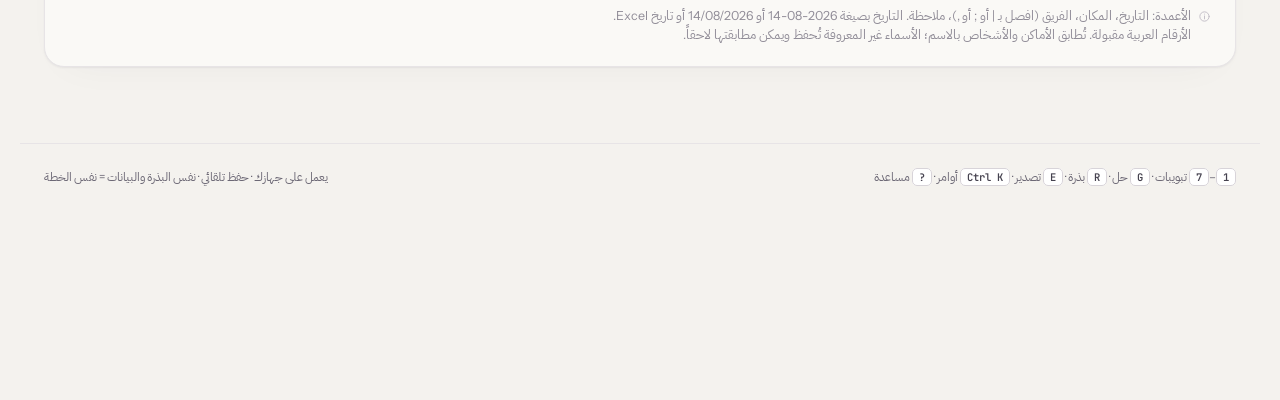
<file: tests/goto-history-ar.html>
<!DOCTYPE html><html><head><meta charset="UTF-8"><meta name="viewport" content="width=device-width, initial-scale=1"><title>history demo (ar)</title><style>html,body{margin:0;height:100%}iframe{border:0;width:100%;height:5200px;display:block}</style></head><body>
<iframe id="fr" src="../index.html#history"></iframe>
<script>window.GOTO={v:'history',lang:'ar'};</script>
<script src="goto-seed.js"></script>
</body></html>
</file>
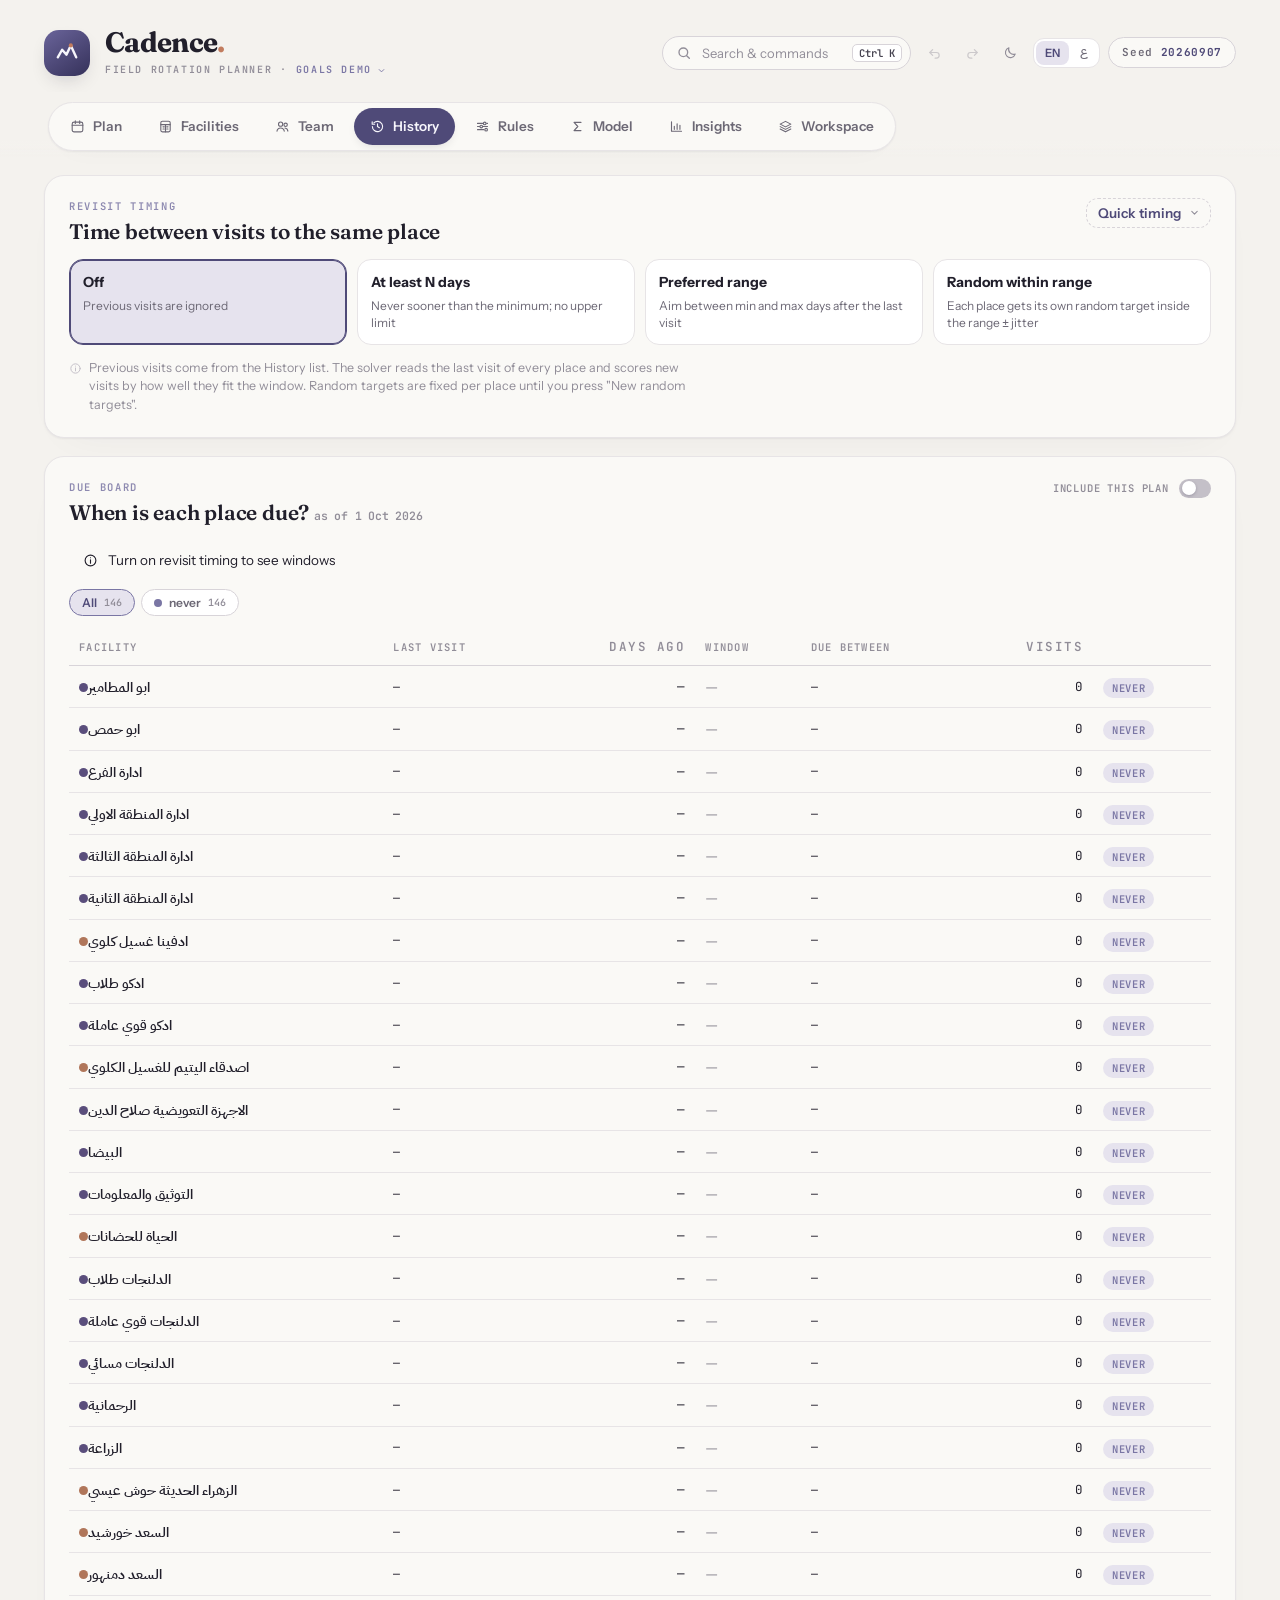
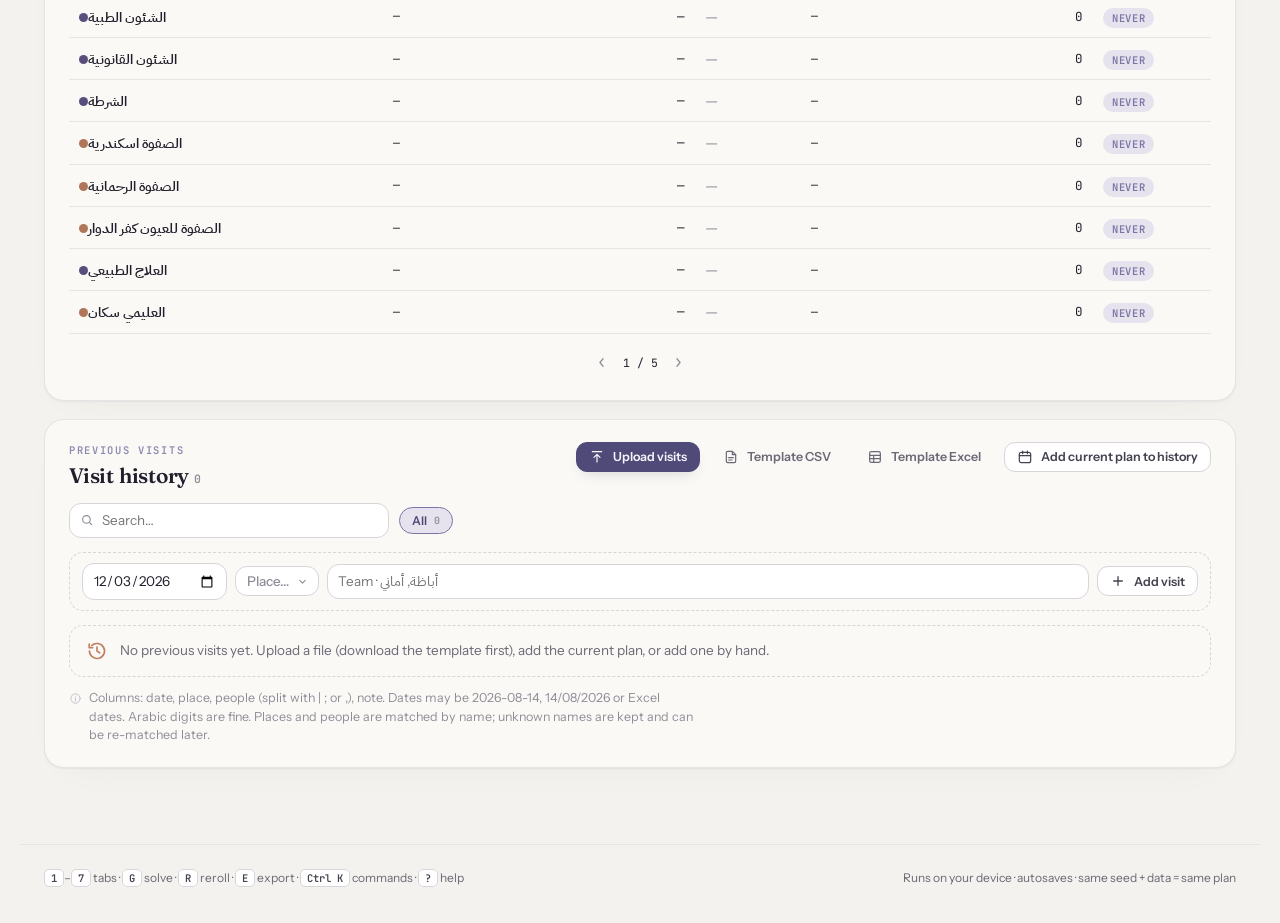
<file: tests/goto-history-real.html>
<!DOCTYPE html><html><head><meta charset="UTF-8"><title>goto history</title></head><body><script>
try{var ix=JSON.parse(localStorage.getItem('mauvine.v2.index')||'{"list":[],"prefs":{}}');ix.prefs=ix.prefs||{};ix.prefs.lang=location.hash==='#ar'?'ar':(ix.prefs.lang||'en');localStorage.setItem('mauvine.v2.index',JSON.stringify(ix))}catch(e){}
location.replace('../index.html#history');
</script></body></html>
</file>
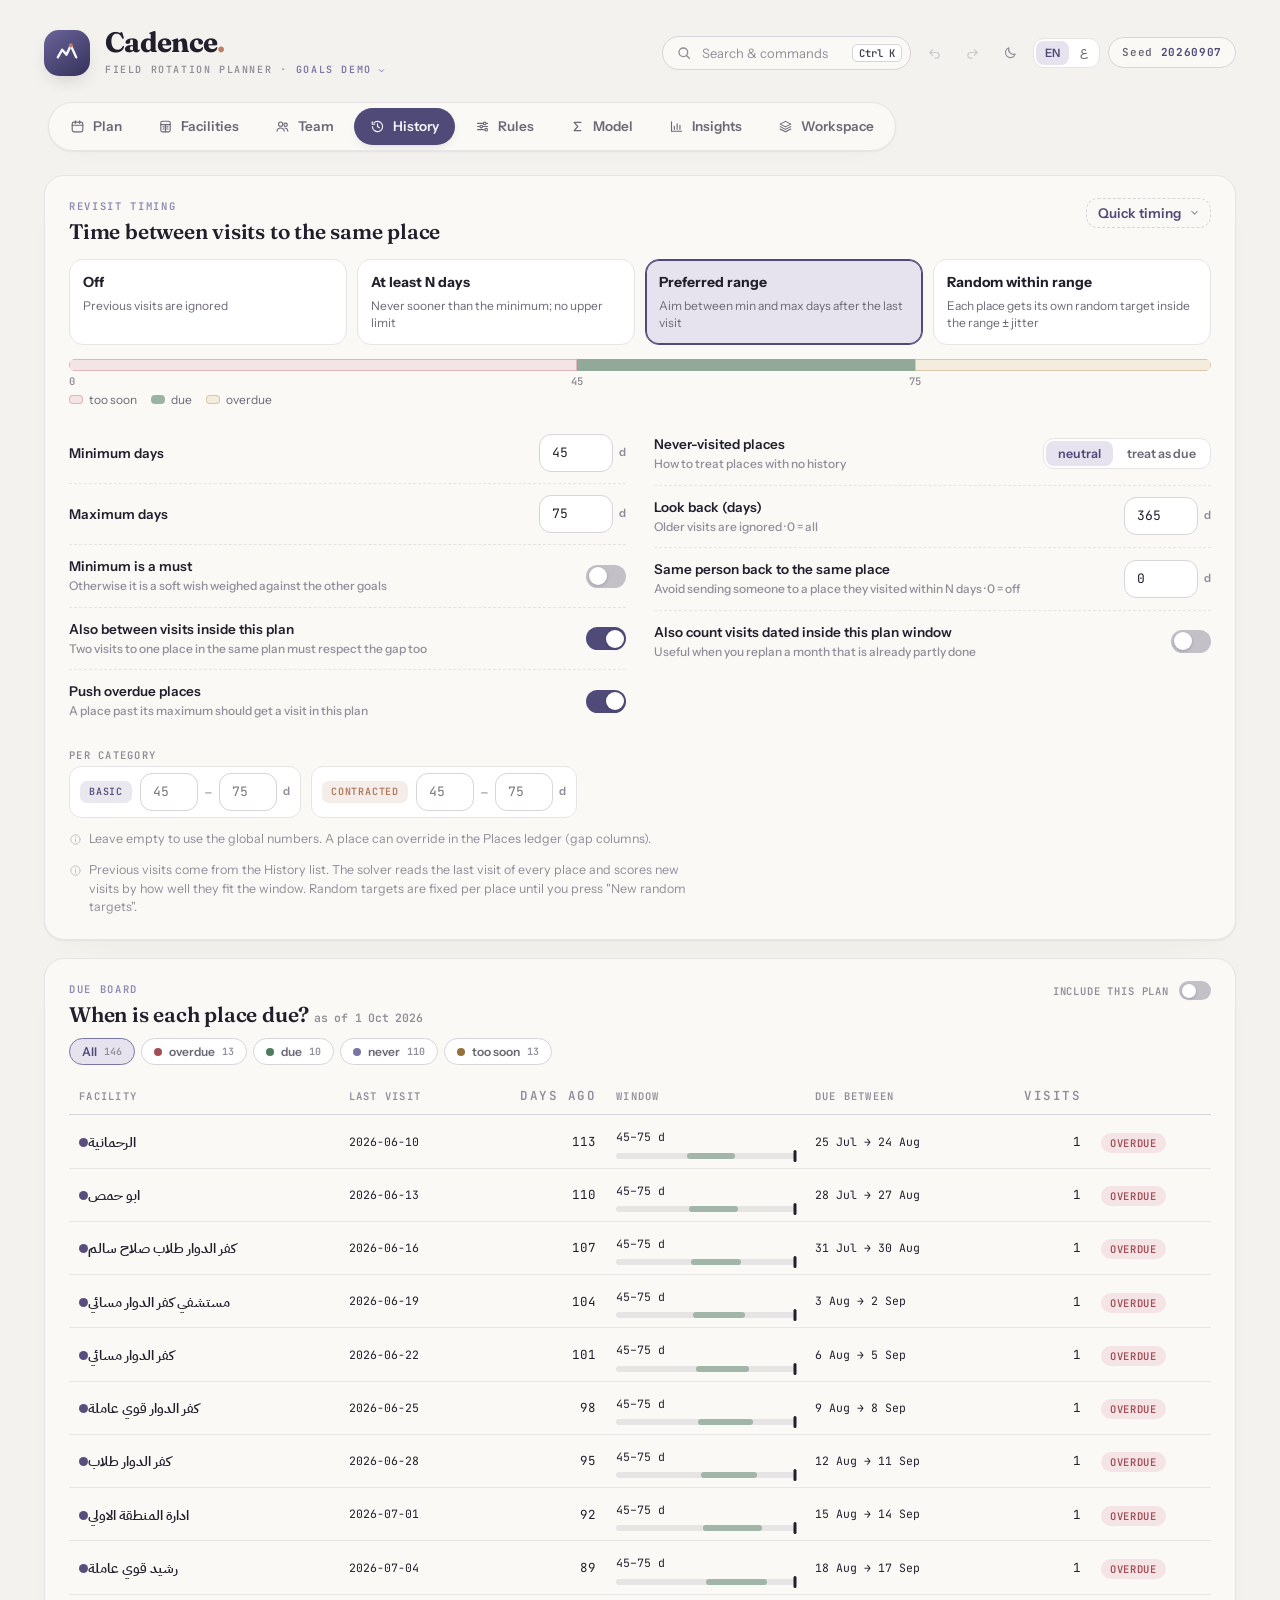
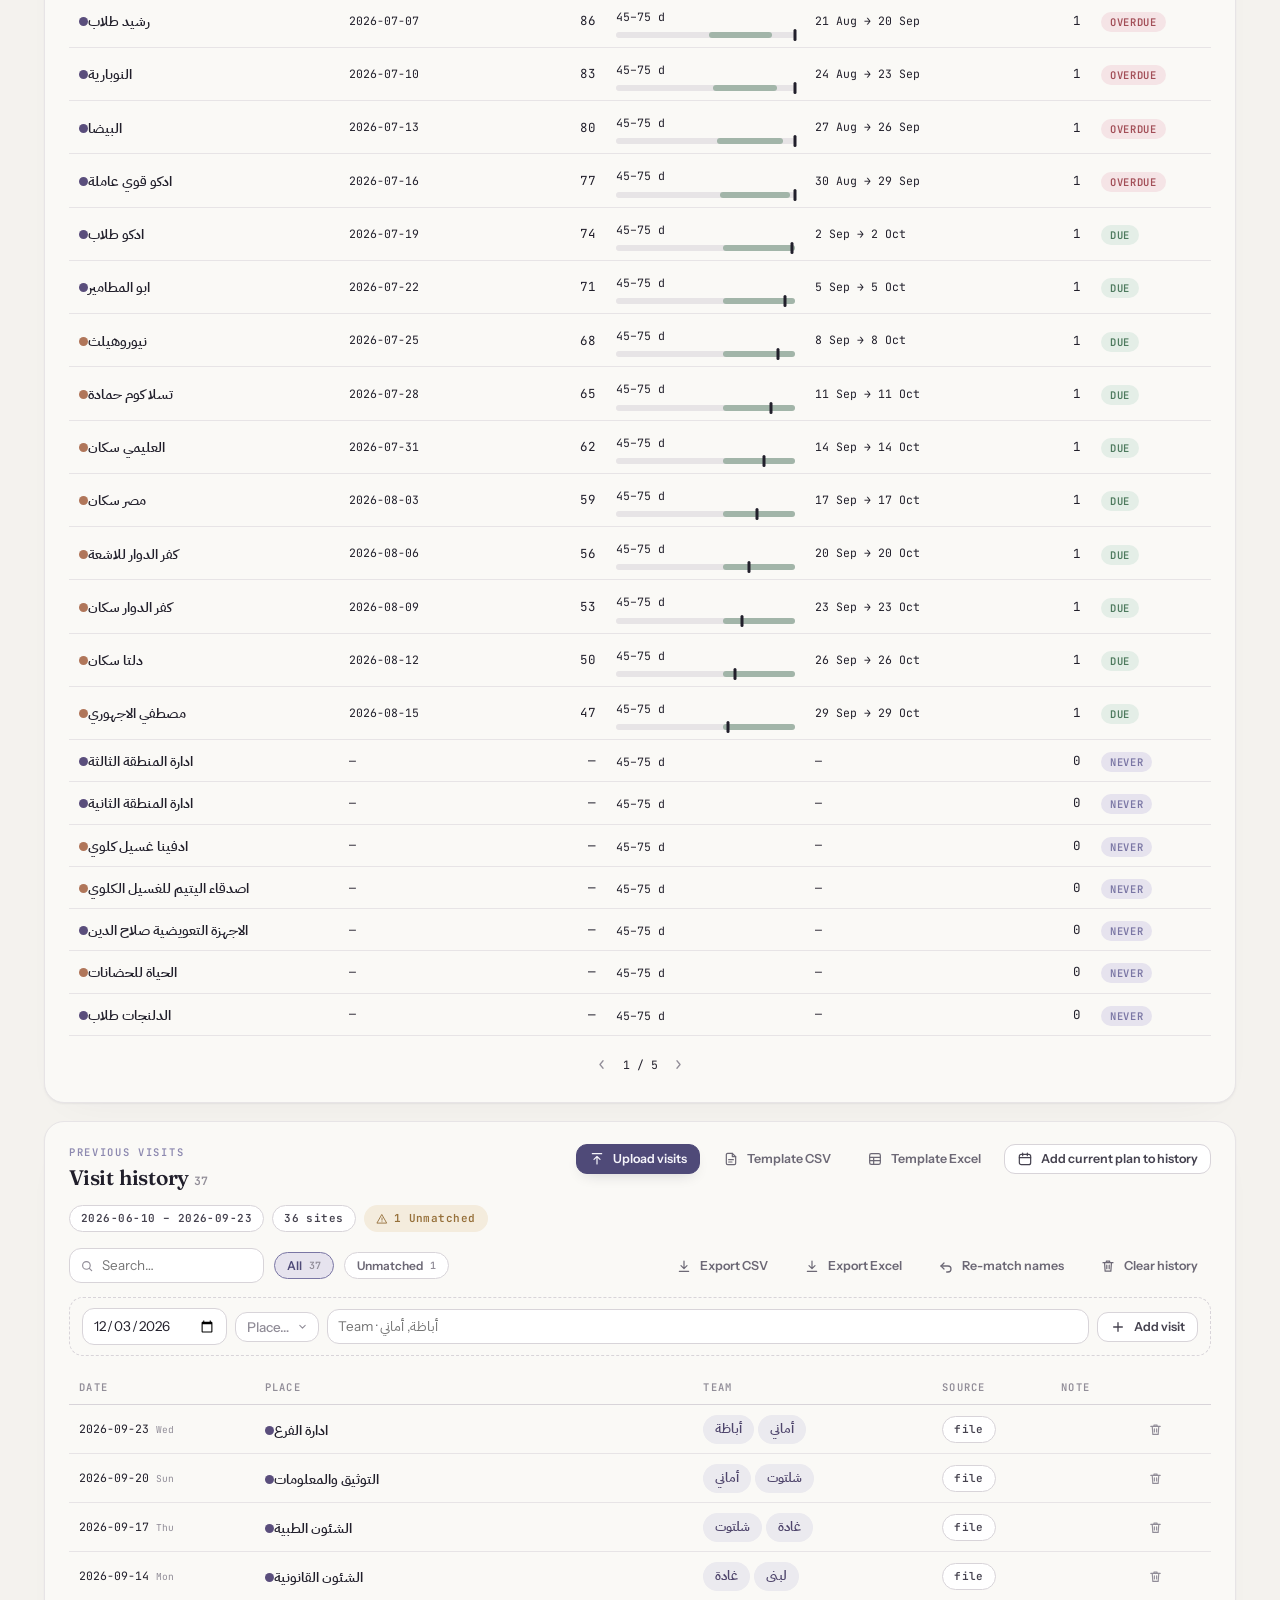
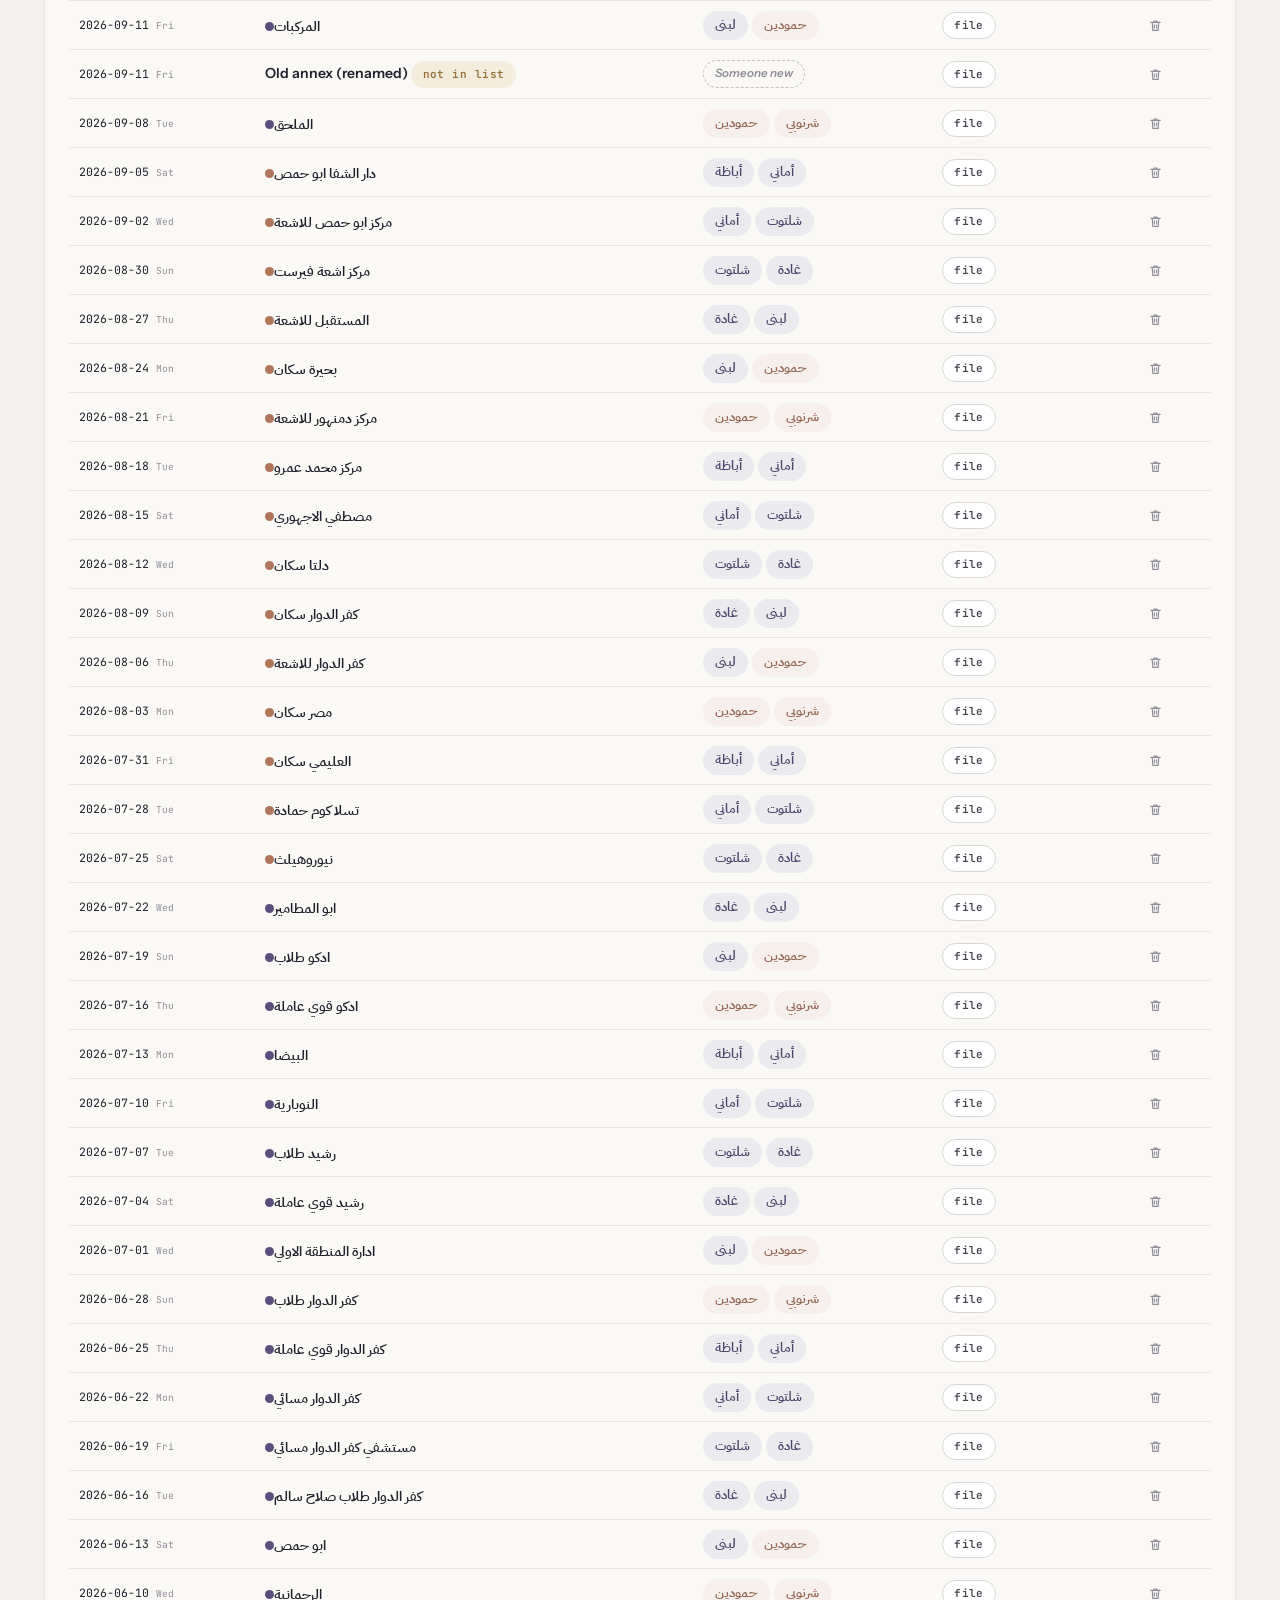
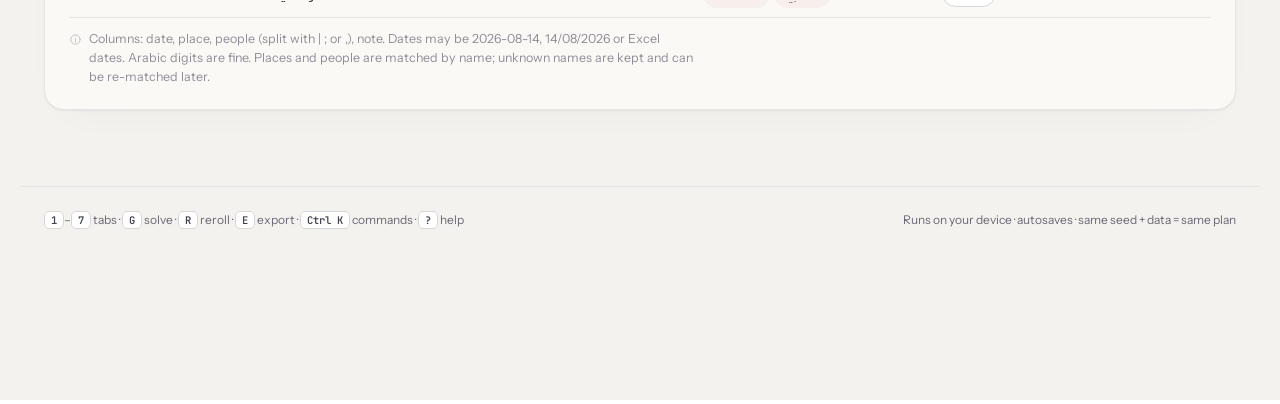
<file: tests/goto-history.html>
<!DOCTYPE html><html><head><meta charset="UTF-8"><title>history demo</title><style>html,body{margin:0;height:100%}iframe{border:0;width:100%;height:5200px}</style></head><body>
<iframe id="fr" src="../index.html#history"></iframe>
<script src="goto-seed.js"></script>
</body></html>
</file>
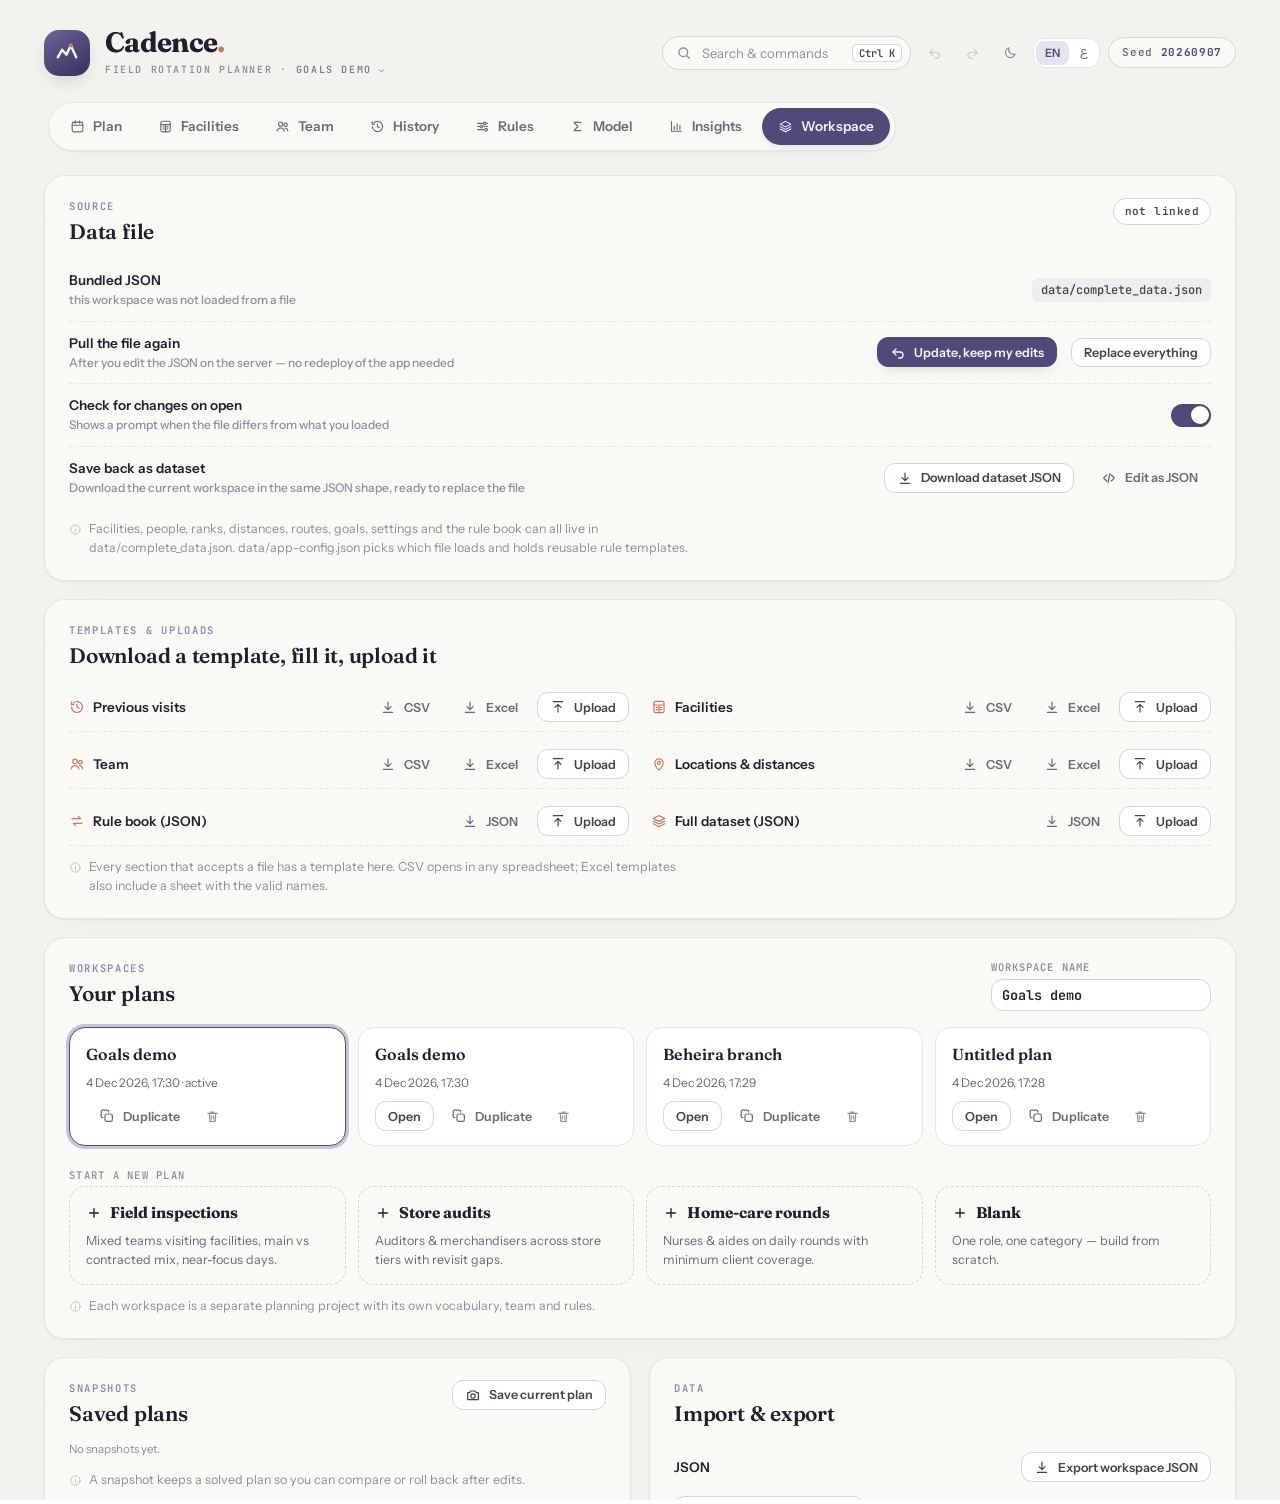
<file: tests/goto-templates.html>
<!DOCTYPE html><html><head><meta charset="UTF-8"><title>templates demo</title><style>html,body{margin:0;height:100%}iframe{border:0;width:100%;height:1500px}</style></head><body>
<iframe id="fr" src="../index.html#workspace"></iframe>
<script>window.GOTO={v:'workspace'};</script>
<script src="goto-seed.js"></script>
</body></html>
</file>
<file: css/app.css>
:root{
  --bg-page:#F4F2EE;--bg-card:#FAF9F6;--bg-raised:#FFFFFF;--wash-hover:#EFEDF0;--wash-selected:#E6E3EE;
  --ink-900:#211F2B;--ink-700:#45424F;--ink-500:#6C6875;--ink-400:#918D98;--ink-300:#C4C0C8;
  --hairline:#E7E4E6;--hairline-strong:#D8D4D9;
  --primary:#4F4A78;--primary-hover:#433E68;--primary-active:#37335A;--on-primary:#F6F5FB;--accent-soft:#7A76A4;--accent:#C27C5E;--accent-wash:#F5E8E1;
  --good:#4E7A5E;--good-wash:#E4EEE7;--warn:#96703A;--warn-wash:#F4ECDD;--bad:#A24E57;--bad-wash:#F5E4E6;
  --shadow-tint:rgba(40,34,62,.06);--shadow-deep:rgba(30,26,48,.24);--focus-ring:rgba(122,118,164,.40);
  --ease:cubic-bezier(.2,0,0,1);--r-card:20px;--r-ctl:12px;--r-cta:14px;
  --f-serif:Fraunces,"IBM Plex Sans Arabic",serif;--f-sans:"Instrument Sans","IBM Plex Sans Arabic",system-ui,sans-serif;--f-mono:"JetBrains Mono","IBM Plex Sans Arabic",monospace;
  color-scheme:light
}
html[data-theme="dusk"]{
  --bg-page:#15141B;--bg-card:#1B1A23;--bg-raised:#22212C;--wash-hover:#292834;--wash-selected:#322F45;
  --ink-900:#ECEAF2;--ink-700:#CBC7D6;--ink-500:#9C98A9;--ink-400:#7B7789;--ink-300:#4A4757;
  --hairline:#2A2935;--hairline-strong:#363443;
  --primary:#B3AEDB;--primary-hover:#C3BFE4;--primary-active:#D3D0EC;--on-primary:#1A1826;--accent-soft:#948FC2;--accent:#DDA08A;--accent-wash:#3A2A25;
  --good:#94C2A2;--good-wash:#1F2E25;--warn:#D9B57E;--warn-wash:#352C1E;--bad:#E09AA2;--bad-wash:#3A2226;
  --shadow-tint:rgba(0,0,0,.25);--shadow-deep:rgba(0,0,0,.55);--focus-ring:rgba(179,174,219,.42);color-scheme:dark
}
*{box-sizing:border-box}
html{scrollbar-width:thin;scrollbar-color:var(--ink-300) transparent}
html.modal-open{overflow:hidden}
body{margin:0;background:var(--bg-page);color:var(--ink-900);font-family:var(--f-sans);font-size:15px;line-height:1.55;-webkit-font-smoothing:antialiased;transition:background .3s var(--ease),color .3s var(--ease)}
.wrap{max-width:1240px;margin:0 auto;padding:0 24px}
.mono{font-family:var(--f-mono)}
.ic{width:16px;height:16px;flex:0 0 auto}
:focus-visible{outline:2px solid var(--focus-ring);outline-offset:2px;border-radius:4px}
::selection{background:var(--wash-selected)}
html[dir="rtl"] *{letter-spacing:0!important}
html[dir="rtl"] .dh{font-style:normal}
html[dir="rtl"] .flip{transform:scaleX(-1)}
button{font:inherit;color:inherit}
input,select,textarea{font:inherit;color:inherit}
.sr{position:absolute;width:1px;height:1px;overflow:hidden;clip:rect(0 0 0 0);white-space:nowrap}

.mast{display:flex;align-items:center;justify-content:space-between;gap:18px;padding:28px 24px 14px}
.brand{display:flex;align-items:center;gap:15px;min-width:0}
.mark{width:46px;height:46px;border-radius:15px;background:linear-gradient(145deg,#6A649A,#35315A);display:grid;place-items:center;color:var(--on-primary);box-shadow:0 8px 20px -8px var(--shadow-deep);flex:0 0 auto}
.mark svg{width:26px;height:26px;color:#F6F5FB}
.brand h1{font-family:var(--f-serif);font-weight:700;font-size:28px;letter-spacing:-.025em;margin:0;line-height:1.05}
.brand h1::after{content:".";color:var(--accent)}
.tagline{font-family:var(--f-mono);font-weight:600;font-size:10px;letter-spacing:.16em;text-transform:uppercase;color:var(--ink-400);margin-top:5px;display:flex;gap:8px;align-items:center;flex-wrap:wrap}
.wsbtn{border:0;background:none;padding:0;cursor:pointer;font:inherit;color:var(--accent-soft);letter-spacing:inherit;text-transform:inherit;display:inline-flex;gap:4px;align-items:center}
.wsbtn:hover{color:var(--primary)}
.wsbtn .ic{width:11px;height:11px}
.mast-right{display:flex;align-items:center;gap:8px;flex-wrap:wrap}
.seedchip{font-weight:600;font-size:11px;letter-spacing:.06em;color:var(--ink-500);border:1px solid var(--hairline-strong);border-radius:999px;padding:6px 13px;background:var(--bg-card);white-space:nowrap}
.seedchip b{color:var(--primary)}
.palbtn{display:inline-flex;align-items:center;gap:10px;border:1px solid var(--hairline-strong);background:var(--bg-card);border-radius:999px;padding:6px 8px 6px 13px;color:var(--ink-400);cursor:pointer;font-size:13px;transition:all .16s var(--ease)}
html[dir="rtl"] .palbtn{padding:6px 13px 6px 8px}
.palbtn:hover{border-color:var(--accent-soft);color:var(--ink-700)}
.palbtn kbd{margin-inline-start:14px}

.tabbar{padding:10px 24px 6px;position:sticky;top:0;z-index:30;background:linear-gradient(var(--bg-page) 76%,transparent)}
.tabs{display:inline-flex;gap:4px;background:var(--bg-card);border:1px solid var(--hairline);border-radius:999px;padding:5px;box-shadow:0 1px 2px var(--shadow-tint),0 10px 30px -18px var(--shadow-tint);max-width:100%;overflow-x:auto;scrollbar-width:none}
.tab{display:flex;gap:8px;align-items:center;border:0;background:transparent;padding:8px 16px;border-radius:999px;font-weight:600;font-size:13.5px;color:var(--ink-500);cursor:pointer;transition:background .18s var(--ease),color .18s var(--ease);white-space:nowrap;position:relative}
.tab:hover{background:var(--wash-hover);color:var(--ink-700)}
.tab.on{background:var(--primary);color:var(--on-primary);box-shadow:0 4px 12px -6px var(--shadow-deep)}
.tab.on .badge{background:var(--accent);color:#2A1A14}
.tab .ic{width:15px;height:15px}
.tab .badge{position:absolute;top:4px;inset-inline-end:6px;min-width:15px;height:15px;border-radius:99px;background:var(--primary);color:var(--on-primary);font:600 9px/15px var(--f-mono);text-align:center;padding:0 4px}
main.wrap{padding-top:18px;padding-bottom:60px;min-height:60vh}
.view{display:none}.view.on{display:block;animation:fadein .28s var(--ease)}
@keyframes fadein{from{opacity:0;transform:translateY(5px)}to{opacity:1;transform:none}}

.card{background:var(--bg-card);border:1px solid var(--hairline);border-radius:var(--r-card);padding:22px 24px;box-shadow:0 1px 2px var(--shadow-tint),0 16px 40px -24px var(--shadow-tint);position:relative}
.card+.card,.grid2+.card,.card+.grid2,.grid2+.grid2{margin-top:18px}
.grid2{display:grid;grid-template-columns:repeat(2,minmax(0,1fr));gap:18px}
.grid2>.card+.card{margin-top:0}
.card-head{display:flex;justify-content:space-between;align-items:flex-start;gap:16px;flex-wrap:wrap;margin-bottom:16px}
.kicker{font-family:var(--f-mono);font-weight:600;font-size:10.5px;letter-spacing:.16em;text-transform:uppercase;color:var(--accent-soft);margin-bottom:5px}
.ctitle{font-family:var(--f-serif);font-weight:600;font-size:21px;letter-spacing:-.01em;margin:0;line-height:1.15}
.quiet{color:var(--ink-500);font-size:13px;margin:12px 0 0;display:flex;align-items:flex-start;gap:7px}
.quiet .ic{width:13px;height:13px;color:var(--ink-300);margin-top:3px}
.tiny{font-size:11.5px}
.muted{color:var(--ink-400)}
.grow{flex:1}
.row{display:flex;align-items:center;gap:10px;flex-wrap:wrap}
.chip{font-family:var(--f-mono);font-weight:600;font-size:11px;letter-spacing:.04em;color:var(--ink-700);border:1px solid var(--hairline-strong);border-radius:999px;padding:4px 11px;background:var(--bg-raised);display:inline-flex;align-items:center;gap:6px;white-space:nowrap}
.chip.good{background:var(--good-wash);border-color:transparent;color:var(--good)}
.chip.warn{background:var(--warn-wash);border-color:transparent;color:var(--warn)}
.chip.bad{background:var(--bad-wash);border-color:transparent;color:var(--bad)}
.chip .ic{width:12px;height:12px}
.dot{width:9px;height:9px;border-radius:50%;display:inline-block;flex:0 0 auto;background:var(--c,var(--primary))}
.ctag{display:inline-flex;align-items:center;gap:6px;font-family:var(--f-mono);font-weight:600;font-size:10px;letter-spacing:.08em;text-transform:uppercase;padding:3px 9px;border-radius:7px;color:var(--c);background:color-mix(in srgb,var(--c) 13%,transparent);white-space:nowrap}
html[data-theme="dusk"] .ctag{color:color-mix(in srgb,var(--c) 55%,#fff);background:color-mix(in srgb,var(--c) 26%,transparent)}

.seg{display:inline-flex;background:var(--bg-raised);border:1px solid var(--hairline);border-radius:11px;padding:2px;gap:2px;flex-wrap:wrap}
.seg button{border:0;background:transparent;padding:5px 12px;border-radius:8px;font:600 12.5px var(--f-sans);color:var(--ink-500);cursor:pointer;transition:all .16s var(--ease);display:inline-flex;gap:6px;align-items:center}
.seg button:hover{background:var(--wash-hover);color:var(--ink-700)}
.seg button.on{background:var(--wash-selected);color:var(--primary)}
.seg button .ic{width:13px;height:13px}
.seg.mini button{padding:3.5px 9px;font-size:11.5px}
.inp{border:1px solid var(--hairline-strong);border-radius:var(--r-ctl);padding:8px 12px;font-size:14px;background:var(--bg-raised);color:var(--ink-900);transition:border-color .16s var(--ease);min-width:0}
.inp:focus{outline:2px solid var(--focus-ring);outline-offset:1px;border-color:var(--accent-soft)}
.inp.slim{padding:6px 10px;font-size:13.5px}
.inp.num{width:74px;font-family:var(--f-mono);font-size:13px}
.inp.num.s{width:58px}
.inp.bare{border-color:transparent;background:transparent;padding:6px 8px;font-weight:600}
.inp.bare:hover{border-color:var(--hairline-strong);background:var(--bg-raised)}
.inp.bare:focus{background:var(--bg-raised)}
select.inp{padding-inline-end:28px;-webkit-appearance:none;appearance:none;background-image:url("data:image/svg+xml,%3Csvg xmlns='http://www.w3.org/2000/svg' viewBox='0 0 24 24' fill='none' stroke='%23918D98' stroke-width='2.2' stroke-linecap='round'%3E%3Cpath d='M7 10l5 5 5-5'/%3E%3C/svg%3E");background-repeat:no-repeat;background-position:right 8px center;background-size:14px;cursor:pointer}
html[dir="rtl"] select.inp{background-position:left 8px center}
.numwrap{display:inline-flex;align-items:center;gap:6px}
.unit{color:var(--ink-400);font-size:11.5px;font-weight:600}
.sw{position:relative;width:40px;height:23px;border-radius:999px;background:var(--ink-300);border:0;cursor:pointer;transition:background .18s var(--ease);flex:0 0 auto;padding:0}
.sw::after{content:"";position:absolute;top:2.5px;inset-inline-start:2.5px;width:18px;height:18px;border-radius:50%;background:#fff;box-shadow:0 1px 3px rgba(40,34,62,.25);transition:inset-inline-start .18s var(--ease)}
.sw.on{background:var(--primary)}
.sw.on::after{inset-inline-start:19.5px}
.sw.sm{width:32px;height:19px}.sw.sm::after{width:14px;height:14px}.sw.sm.on::after{inset-inline-start:15.5px}
.step{display:inline-flex;align-items:center;border:1px solid var(--hairline-strong);border-radius:999px;background:var(--bg-raised);overflow:hidden}
.step button{width:28px;height:28px;border:0;background:transparent;color:var(--ink-700);cursor:pointer;display:grid;place-items:center;transition:background .15s var(--ease);padding:0}
.step button:hover{background:var(--wash-hover)}
.step button .ic{width:12px;height:12px}
.step .v{min-width:28px;text-align:center;font-family:var(--f-mono);font-weight:600;font-size:13px}
.btn{display:inline-flex;align-items:center;gap:8px;border:1px solid var(--hairline-strong);background:var(--bg-raised);color:var(--ink-700);font:600 14px var(--f-sans);padding:9px 17px;border-radius:var(--r-cta);cursor:pointer;transition:all .16s var(--ease);white-space:nowrap}
.btn:hover{background:var(--wash-hover);color:var(--ink-900)}
.btn:active{transform:translateY(1px)}
.btn.primary{background:var(--primary);border-color:var(--primary);color:var(--on-primary);box-shadow:0 6px 16px -8px var(--shadow-deep)}
.btn.primary:hover{background:var(--primary-hover)}
.btn.ghost{background:transparent;border-color:transparent;color:var(--ink-500)}
.btn.ghost:hover{background:var(--wash-hover);color:var(--ink-700)}
.btn.sm{padding:6px 12px;font-size:12.5px;border-radius:11px}
.btn[disabled]{opacity:.5;pointer-events:none}
.btn kbd{margin-inline-start:4px;opacity:.75;background:transparent;border-color:currentColor;color:inherit}
.ibtn{width:30px;height:30px;border-radius:9px;border:1px solid transparent;background:transparent;color:var(--ink-400);display:inline-grid;place-items:center;cursor:pointer;transition:all .15s var(--ease);padding:0;flex:0 0 auto}
.ibtn:hover{background:var(--wash-hover);color:var(--ink-700)}
.ibtn .ic{width:15px;height:15px}
.ibtn.on{color:var(--primary);background:var(--wash-selected)}
.ibtn.arm,.btn.arm{background:var(--bad)!important;color:#fff!important;border-color:var(--bad)!important}
.ibtn.arm{width:auto;padding:0 9px;font-size:11px;font-weight:700}
.linkbtn{border:0;background:none;color:var(--accent-soft);font:600 12.5px var(--f-sans);cursor:pointer;display:inline-flex;gap:6px;align-items:center;padding:5px 8px;border-radius:8px}
.linkbtn:hover{background:var(--wash-hover);color:var(--primary)}
.linkbtn .ic{width:12px;height:12px}
.rng{-webkit-appearance:none;appearance:none;height:20px;width:112px;background:transparent;cursor:pointer;--fill:50%}
.rng::-webkit-slider-runnable-track{height:4px;border-radius:2px;background:linear-gradient(to right,var(--primary) 0,var(--primary) var(--fill),var(--hairline-strong) var(--fill))}
html[dir="rtl"] .rng::-webkit-slider-runnable-track{background:linear-gradient(to left,var(--primary) 0,var(--primary) var(--fill),var(--hairline-strong) var(--fill))}
.rng::-webkit-slider-thumb{-webkit-appearance:none;width:15px;height:15px;border-radius:50%;background:var(--bg-raised);border:2px solid var(--primary);margin-top:-5.5px;box-shadow:0 1px 3px var(--shadow-tint)}
.rng::-moz-range-track{height:4px;border-radius:2px;background:var(--hairline-strong)}
.rng::-moz-range-progress{height:4px;border-radius:2px;background:var(--primary)}
.rng::-moz-range-thumb{width:12px;height:12px;border-radius:50%;background:var(--bg-raised);border:2px solid var(--primary)}
.rng.sm{width:80px}
.wds{display:inline-flex;gap:3px}
.wd{width:22px;height:22px;border-radius:7px;border:1px solid var(--hairline-strong);background:var(--bg-raised);color:var(--ink-400);font:600 10.5px var(--f-mono);cursor:pointer;transition:all .14s var(--ease);padding:0}
.wd:hover{border-color:var(--accent-soft)}
.wd.on{background:var(--wash-selected);color:var(--primary);border-color:var(--accent-soft)}
.offs{display:flex;align-items:center;gap:5px;flex-wrap:wrap}
.offchip{display:inline-flex;align-items:center;gap:3px;background:var(--wash-hover);border:1px solid var(--hairline);border-radius:999px;padding:2px 4px;padding-inline-start:9px;font:600 10.5px var(--f-mono);color:var(--ink-700);white-space:nowrap}
.offchip button{border:0;background:none;cursor:pointer;padding:2px;display:grid;place-items:center;border-radius:50%;color:var(--ink-400)}
.offchip button:hover{color:var(--bad)}
.offchip .ic{width:10px;height:10px}
.more{font:600 10.5px var(--f-mono);color:var(--ink-400)}

.dpk-trigger{-webkit-appearance:none;appearance:none;display:inline-flex;align-items:center;gap:8px;border:1px solid var(--hairline-strong);border-radius:var(--r-ctl);padding:8px 12px;font:600 14px var(--f-sans);background:var(--bg-raised);color:var(--ink-900);cursor:pointer;transition:border-color .16s var(--ease)}
.dpk-trigger:hover{border-color:var(--accent-soft)}
.dpk-trigger.open{outline:2px solid var(--focus-ring);outline-offset:1px;border-color:var(--accent-soft)}
.dpk-trigger .ic{color:var(--ink-400)}
.dpk-trigger.icon{width:26px;height:26px;padding:0;justify-content:center;border-radius:999px;border-style:dashed}
.dpk-trigger.icon .ic{width:12px;height:12px}
.dpk-pop{position:fixed;z-index:90;width:min(296px,calc(100vw - 16px));background:var(--bg-card);border:1px solid var(--hairline-strong);border-radius:var(--r-card);box-shadow:0 30px 70px -24px var(--shadow-deep);padding:14px;animation:dpkin .16s var(--ease)}
@keyframes dpkin{from{opacity:0;transform:translateY(-4px) scale(.98)}to{opacity:1;transform:none}}
.dpk-head{display:grid;grid-template-columns:28px minmax(0,1fr) 28px;align-items:center;gap:6px;margin-bottom:10px}
.dpk-nav{width:28px;height:28px;padding:0;border-radius:8px;border:0;background:transparent;color:var(--ink-500);display:grid;place-items:center;cursor:pointer}
.dpk-nav:hover{background:var(--wash-hover);color:var(--ink-900)}
.dpk-nav .ic{width:14px;height:14px}
.dpk-title{font-family:var(--f-serif);font-weight:600;font-size:15px;text-align:center}
.dpk-grid{display:grid;grid-template-columns:repeat(7,1fr);gap:2px}
.dpk-dow{text-align:center;font:600 10px var(--f-mono);color:var(--ink-400);padding:2px 0 8px}
.dpk-day{position:relative;aspect-ratio:1;border:0;background:transparent;border-radius:9px;font:600 12.5px var(--f-sans);color:var(--ink-900);cursor:pointer;display:grid;place-items:center;padding:0}
.dpk-day:hover{background:var(--wash-hover)}
.dpk-day.mute{color:var(--ink-300)}
.dpk-day.today{color:var(--primary)}
.dpk-day.today::after{content:"";position:absolute;bottom:3px;width:4px;height:4px;border-radius:50%;background:var(--primary)}
.dpk-day.sel{background:var(--primary);color:var(--on-primary)}
.dpk-day.inr{background:var(--wash-selected)}
.dpk-day.mark::before{content:"";position:absolute;top:4px;inset-inline-end:5px;width:4px;height:4px;border-radius:50%;background:var(--accent-soft)}
.dpk-foot{display:flex;justify-content:space-between;margin-top:8px;padding-top:8px;border-top:1px dashed var(--hairline)}

.scope-row{display:flex;align-items:flex-end;gap:16px;flex-wrap:wrap}
.fld{display:flex;flex-direction:column;gap:5px;font:600 10.5px var(--f-mono);letter-spacing:.1em;text-transform:uppercase;color:var(--ink-400)}
.fld>span{white-space:nowrap}
.navpair{display:inline-flex;gap:2px}
.scope-stats{display:flex;gap:8px;flex-wrap:wrap;padding-bottom:6px;margin-inline-start:auto}
.ribbon{display:flex;gap:7px;overflow-x:auto;padding:16px 2px 10px;scrollbar-width:thin;scroll-snap-type:x proximity}
.tile{flex:0 0 auto;width:56px;padding:9px 0 7px;border-radius:14px;border:1px solid var(--hairline);background:var(--bg-raised);cursor:pointer;text-align:center;transition:all .16s var(--ease);position:relative;scroll-snap-align:start}
html[dir="rtl"] .tile{width:66px}
.tile:hover{border-color:var(--accent-soft);background:var(--wash-hover);transform:translateY(-1px)}
.tile .dw{display:block;font:600 9.5px var(--f-mono);letter-spacing:.12em;text-transform:uppercase;color:var(--ink-400);white-space:nowrap}
.tile .dn{display:block;font-family:var(--f-serif);font-weight:600;font-size:20px;line-height:1.15;margin-top:1px}
.tile.off{opacity:.45;background:transparent}
.tile.unused{background:transparent;border-style:dashed;border-color:var(--bad)}
.tile.unused .dn{color:var(--ink-500)}
.tile.off .dn{color:var(--ink-400);text-decoration:line-through;text-decoration-thickness:1px}
.tile.sel{border-color:var(--primary);box-shadow:0 0 0 3px var(--focus-ring)}
.tile.today .dw{color:var(--primary)}
.tile.ov::after{content:"";position:absolute;top:6px;inset-inline-end:6px;width:5px;height:5px;border-radius:50%;background:var(--accent-soft)}
.tile.hasiss{border-color:var(--bad)}
.tdots{display:flex;gap:3px;justify-content:center;align-items:center;height:8px;margin-top:3px}
.tdots i{width:5px;height:5px;border-radius:50%;background:var(--primary)}
.tdots b{font:600 9px var(--f-mono);color:var(--primary)}
.tdots .ic{width:9px;height:9px;color:var(--accent-soft)}
.day-edit{display:flex;align-items:center;gap:20px;flex-wrap:wrap;background:var(--wash-hover);border-radius:14px;padding:12px 18px;margin-top:6px;animation:fadein .2s var(--ease)}
.de-date b{font-family:var(--f-serif);font-size:16px;font-weight:600}
.de-date span{color:var(--ink-500);font-size:12.5px;margin-inline-start:8px}
.de-ctl{display:flex;align-items:center;gap:10px}
.lbl{font:600 10.5px var(--f-mono);letter-spacing:.08em;text-transform:uppercase;color:var(--ink-400)}
.cta-row{display:flex;align-items:center;gap:10px;flex-wrap:wrap;margin-top:16px}
.status{display:inline-flex;align-items:center;gap:10px;font-size:13px;color:var(--ink-500);margin-inline-start:auto}
.ring{width:22px;height:22px;flex:0 0 auto}
.ring circle{fill:none;stroke-width:3}
.ring .bg{stroke:var(--hairline-strong)}
.ring .fg{stroke:var(--primary);stroke-linecap:round;transition:stroke-dashoffset .15s linear;transform:rotate(-90deg);transform-origin:center}
.spin{animation:spin 1s linear infinite}
@keyframes spin{to{transform:rotate(360deg)}}
.banner{display:flex;gap:10px;align-items:center;padding:10px 14px;border-radius:var(--r-ctl);font-size:13.5px;margin-bottom:12px;flex-wrap:wrap}
.banner.stale{background:var(--warn-wash);color:var(--warn)}
.banner .ic{width:15px;height:15px}

.issues{border:1px solid var(--hairline);border-radius:14px;margin-bottom:14px;background:var(--bg-raised);overflow:hidden}
.issues summary{list-style:none;cursor:pointer;display:flex;align-items:center;gap:10px;padding:10px 14px;font-weight:600;font-size:13.5px}
.issues summary::-webkit-details-marker{display:none}
.issues summary .chev{margin-inline-start:auto;color:var(--ink-400);transition:transform .2s var(--ease)}
.issues[open] summary .chev{transform:rotate(180deg)}
.issue-list{max-height:260px;overflow:auto;border-top:1px solid var(--hairline)}
.issue{display:flex;gap:10px;align-items:flex-start;padding:8px 14px;font-size:13px;border-bottom:1px dashed var(--hairline);cursor:pointer}
.issue:last-child{border-bottom:0}
.issue:hover{background:var(--wash-hover)}
.issue .ic{width:14px;height:14px;margin-top:3px}
.issue.error .ic{color:var(--bad)}.issue.warn .ic{color:var(--warn)}.issue.info .ic{color:var(--ink-400)}
.issue.pre{cursor:default}

.tblwrap{overflow-x:auto;margin:0 -4px;padding:0 4px}
table{width:100%;border-collapse:collapse}
th{font:600 10.5px var(--f-mono);letter-spacing:.12em;text-transform:uppercase;color:var(--ink-400);text-align:start;padding:10px 10px;border-bottom:1px solid var(--hairline-strong);white-space:nowrap}
td{padding:9px 10px;border-bottom:1px solid var(--hairline);vertical-align:middle}
.numc{text-align:end!important;font-family:var(--f-mono);font-size:12.5px}
.sched{min-width:760px}
.sched tbody.dayg tr:not(.dayhead):hover td{background:var(--wash-hover)}
.dayhead td{background:var(--wash-hover);border-bottom:1px solid var(--hairline-strong);padding:8px 12px}
.dh{font-family:var(--f-serif);font-style:italic;font-weight:500;font-size:15.5px;color:var(--ink-700)}
.dh b{font-style:normal;color:var(--ink-900);font-weight:600}
.dhmeta{margin-inline-start:12px;font:600 10px var(--f-mono);letter-spacing:.08em;text-transform:uppercase;color:var(--ink-400)}
.anim tbody.dayg{animation:rise .4s var(--ease) both;animation-delay:calc(var(--i)*40ms)}
@keyframes rise{from{opacity:0;transform:translateY(7px)}to{opacity:1;transform:none}}
.vnum{font:600 12px var(--f-mono);color:var(--ink-400);width:30px}
.sitecell{display:flex;align-items:center;gap:9px;min-width:0}
.sitebtn{border:0;background:none;padding:3px 6px;margin:-3px -6px;border-radius:8px;cursor:pointer;text-align:start;display:flex;flex-direction:column;gap:2px;min-width:0}
.sitebtn:hover{background:var(--wash-selected)}
.fname{font-weight:600;font-size:14px;line-height:1.3}
.submeta{display:flex;gap:8px;align-items:center;font:600 10.5px var(--f-mono);color:var(--ink-400)}
.pinic{width:11px!important;height:11px!important;color:var(--primary)}
.team{display:flex;flex-wrap:wrap;gap:5px}
.pill{display:inline-flex;align-items:center;gap:5px;padding:3.5px 11px 4.5px;border-radius:999px;font-weight:600;font-size:12.5px;transition:all .15s var(--ease);border:1px solid transparent;cursor:pointer;background:color-mix(in srgb,var(--c) 12%,var(--bg-raised));color:color-mix(in srgb,var(--c) 80%,var(--ink-900));white-space:nowrap}
html[data-theme="dusk"] .pill{background:color-mix(in srgb,var(--c) 28%,var(--bg-raised));color:color-mix(in srgb,var(--c) 35%,#fff)}
.pill:hover{border-color:var(--c)}
.pill.open{background:transparent;border:1px dashed var(--ink-300);color:var(--ink-400);font-style:italic;font-size:11.5px}
.pill.open.forced{border-style:dotted;opacity:.7}
.pill.hl{box-shadow:0 0 0 2px var(--focus-ring);border-color:var(--c)}
.pill.dim{opacity:.35}
.pill.flagged{box-shadow:inset 0 0 0 1px var(--bad)}
.pill .pinic{color:inherit}
.rolecol{font:600 10px var(--f-mono);letter-spacing:.1em;text-transform:uppercase;display:flex;align-items:center;gap:6px}

.mtx{min-width:600px;border-collapse:separate;border-spacing:0}
.mtx th,.mtx td{padding:0;border-bottom:1px solid var(--hairline);text-align:center}
.mtx thead th{padding:6px 2px;font-size:9.5px;letter-spacing:.06em;position:sticky;top:0;background:var(--bg-card);z-index:1}
.mtx thead th b{display:block;font-family:var(--f-serif);font-size:14px;color:var(--ink-900);letter-spacing:0}
.mtx .who{text-align:start;padding:6px 12px 6px 4px;white-space:nowrap;font-weight:600;font-size:13px;position:sticky;inset-inline-start:0;background:var(--bg-card);z-index:1;min-width:130px}
.mtx .grp td{background:var(--wash-hover);text-align:start;padding:6px 8px}
.mcell{height:34px;min-width:44px;border-inline-start:1px solid var(--hairline);position:relative}
.mcell.na{background:repeating-linear-gradient(135deg,transparent 0 5px,var(--hairline) 5px 6px)}
.mcell .mb{display:block;margin:3px;border-radius:7px;padding:3px 5px;font:600 10px/1.25 var(--f-sans);color:color-mix(in srgb,var(--c) 70%,var(--ink-900));background:color-mix(in srgb,var(--c) 16%,var(--bg-raised));border-inline-start:3px solid var(--c);overflow:hidden;text-overflow:ellipsis;white-space:nowrap;max-width:92px;cursor:pointer;text-align:start}
html[data-theme="dusk"] .mcell .mb{color:color-mix(in srgb,var(--c) 30%,#fff);background:color-mix(in srgb,var(--c) 30%,var(--bg-raised))}
.mcell .mb:hover{background:color-mix(in srgb,var(--c) 28%,var(--bg-raised))}
.mcell .mb.flag{outline:2px solid var(--bad);outline-offset:1px}
.mtot{font:600 12px var(--f-mono);padding:0 10px!important;white-space:nowrap}
.mtot small{color:var(--ink-400)}
.cal{display:grid;grid-template-columns:repeat(7,minmax(0,1fr));gap:6px}
.cal .cdow{font:600 10px var(--f-mono);letter-spacing:.12em;text-transform:uppercase;color:var(--ink-400);text-align:center;padding-bottom:4px}
.cday{min-height:108px;border:1px solid var(--hairline);border-radius:12px;background:var(--bg-raised);padding:6px;display:flex;flex-direction:column;gap:4px;min-width:0}
.cday.out{opacity:.35;background:transparent}
.cday.offd{background:transparent}
.cday .cn{font-family:var(--f-serif);font-weight:600;font-size:14px;display:flex;justify-content:space-between;align-items:center}
.cday .cn small{font:600 9px var(--f-mono);color:var(--ink-400)}
.cv{border-radius:7px;padding:3px 6px;font-size:11px;font-weight:600;border-inline-start:3px solid var(--c);background:var(--wash-hover);overflow:hidden;text-overflow:ellipsis;white-space:nowrap;cursor:pointer}
.cv small{display:block;font-weight:500;color:var(--ink-500);overflow:hidden;text-overflow:ellipsis;font-size:10px}

.pop{position:fixed;z-index:85;width:min(400px,calc(100vw - 16px));max-height:min(520px,80vh);overflow:auto;background:var(--bg-card);border:1px solid var(--hairline-strong);border-radius:var(--r-card);box-shadow:0 30px 70px -24px var(--shadow-deep);padding:16px;animation:dpkin .16s var(--ease)}
.pophead{display:flex;justify-content:space-between;align-items:flex-start;gap:10px;margin-bottom:10px}
.pophead .ctitle{font-size:17px}
.alt{display:grid;grid-template-columns:minmax(0,1fr) auto auto;align-items:center;gap:8px;padding:7px 8px;border-radius:10px;border-bottom:1px dashed var(--hairline)}
.alt:last-child{border-bottom:0}
.alt.cur{background:var(--wash-selected)}
.alt.blk{opacity:.5}
.alt .an{font-weight:600;font-size:13.5px;display:flex;align-items:center;gap:7px;min-width:0}
.alt .an span{overflow:hidden;text-overflow:ellipsis;white-space:nowrap}
.alt .terms{grid-column:1/-1;display:flex;flex-wrap:wrap;gap:4px;margin-top:-2px}
.tchip{font:600 9.5px var(--f-mono);padding:1px 6px;border-radius:5px;background:var(--wash-hover);color:var(--ink-500)}
.tchip.up{color:var(--bad);background:var(--bad-wash)}
.tchip.dn{color:var(--good);background:var(--good-wash)}
.delta{font:600 11.5px var(--f-mono);color:var(--ink-500);white-space:nowrap}
.delta.up{color:var(--bad)}.delta.dn{color:var(--good)}

.toolbar{display:flex;gap:10px;align-items:center;flex-wrap:wrap;margin-bottom:14px}
.search{position:relative;flex:1;min-width:180px;max-width:320px}
.search .ic{position:absolute;inset-inline-start:11px;top:50%;transform:translateY(-50%);color:var(--ink-400);width:14px;height:14px}
.search .inp{width:100%;padding-inline-start:32px}
.fchip{border:1px solid var(--hairline-strong);background:var(--bg-raised);color:var(--ink-500);font:600 12px var(--f-sans);padding:5px 12px;border-radius:999px;cursor:pointer;transition:all .15s var(--ease);display:inline-flex;gap:7px;align-items:center}
.fchip:hover{background:var(--wash-hover)}
.fchip.on{background:var(--wash-selected);color:var(--primary);border-color:var(--accent-soft)}
.fchip small{font:600 10px var(--f-mono);color:var(--ink-400)}
.ledger{min-width:980px}
.ledger td{padding:6px 8px}
.ledger tr.inactive td:not(:last-child):not(:first-child){opacity:.45}
.ledger .nm{min-width:170px}
.ledger .nm .inp{width:100%}
.ledger-people{border-collapse:separate;border-spacing:0;min-width:940px}
.ledger-people th,.ledger-people td{border-bottom:1px solid var(--hairline)}
.ledger-people th{border-bottom-color:var(--hairline-strong)}
.ledger-people .idh,.ledger-people .idc{position:sticky;inset-inline-start:0;background:var(--bg-card);z-index:2;min-width:190px;max-width:260px}
.ledger-people .idh{z-index:3}
.ledger-people .idc::after,.ledger-people .idh::after{content:"";position:absolute;top:0;bottom:0;inset-inline-end:-7px;width:7px;pointer-events:none;background:linear-gradient(to right,var(--shadow-tint),transparent)}
html[dir="rtl"] .ledger-people .idc::after,html[dir="rtl"] .ledger-people .idh::after{background:linear-gradient(to left,var(--shadow-tint),transparent)}
.ledger-people .idcell{display:flex;align-items:center;gap:10px}
.ledger-people .idcell .inp{flex:1;min-width:0}
.ledger-people tr.inactive .idcell .inp{opacity:.45}
.ledger-people tr.drawer td{border-bottom:1px solid var(--hairline)}
.usebar{display:flex;align-items:center;gap:7px;min-width:84px}
.bar{height:6px;border-radius:3px;background:var(--hairline);flex:1;min-width:40px;overflow:visible;position:relative}
.bar i{display:block;height:100%;border-radius:3px;background:var(--c,var(--primary));width:0;transition:width .5s var(--ease);max-width:100%}
.bar .tick{position:absolute;top:-3px;width:2px;height:12px;border-radius:1px;background:var(--ink-700);inset-inline-start:var(--t)}
.bar.over i{background:var(--bad)}
html[dir="rtl"] .bar i{margin-inline-start:0}
.usebar b{font:600 12px var(--f-mono);min-width:18px;text-align:end}
.rolechips{display:flex;gap:4px;flex-wrap:wrap}
.rchip{border:1px dashed var(--hairline-strong);background:transparent;color:var(--ink-400);font:600 11px var(--f-sans);padding:3px 9px;border-radius:999px;cursor:pointer;display:inline-flex;align-items:center;gap:5px}
.rchip.on{border-style:solid;border-color:var(--c);background:color-mix(in srgb,var(--c) 12%,transparent);color:color-mix(in srgb,var(--c) 80%,var(--ink-900))}
html[data-theme="dusk"] .rchip.on{color:color-mix(in srgb,var(--c) 35%,#fff);background:color-mix(in srgb,var(--c) 28%,transparent)}
.drawer td{background:var(--wash-hover);padding:14px 16px!important}
.drawer-grid{display:grid;grid-template-columns:repeat(auto-fit,minmax(220px,1fr));gap:14px 22px}
.drawer-grid .lbl{margin-bottom:6px;display:block}
.tokens{display:flex;flex-wrap:wrap;gap:5px;align-items:center}
.token{display:inline-flex;align-items:center;gap:3px;background:var(--bg-raised);border:1px solid var(--hairline-strong);border-radius:999px;padding:2px 4px;padding-inline-start:10px;font-size:12px;font-weight:600}
.token button{border:0;background:none;cursor:pointer;padding:2px;display:grid;place-items:center;color:var(--ink-400);border-radius:50%}
.token button:hover{color:var(--bad)}
.token .ic{width:10px;height:10px}
.addsel{width:auto;max-width:150px;padding:3px 26px 3px 9px;font-size:12px;border-style:dashed;border-radius:999px}
.pgn{display:flex;gap:6px;align-items:center;justify-content:center;margin-top:14px}
.empty{text-align:center;color:var(--ink-400);padding:26px!important;font-style:italic}
.empty-state{text-align:center;padding:50px 20px}
.empty-state .ctitle{margin:14px 0 6px}
.empty-state .bigic{width:38px;height:38px;color:var(--ink-300)}
.empty-state p{color:var(--ink-500);margin:0 auto 18px;max-width:440px}

.setgrid{display:flex;flex-direction:column}
.setrow{display:flex;align-items:center;gap:14px;flex-wrap:wrap;padding:11px 0;border-bottom:1px dashed var(--hairline)}
.setrow:last-child{border-bottom:0}
.setrow .rl{font-weight:600;font-size:13.5px;flex:1;min-width:200px}
.setrow .rl small{display:block;font-weight:500;color:var(--ink-400);font-size:12px}
.words{display:grid;grid-template-columns:repeat(auto-fit,minmax(150px,1fr));gap:10px 14px}
.words label{display:flex;flex-direction:column;gap:4px}
.words .inp{width:100%}
.rolelist,.catlist{display:flex;flex-direction:column;gap:8px}
.roleitem{display:flex;align-items:center;gap:10px;padding:8px 10px;border:1px solid var(--hairline);border-radius:14px;background:var(--bg-raised);flex-wrap:wrap}
.roleitem .inp{flex:1;min-width:120px}
.colorpick{position:relative;width:26px;height:26px;border-radius:9px;background:var(--c);border:2px solid var(--bg-raised);box-shadow:0 0 0 1px var(--hairline-strong);cursor:pointer;flex:0 0 auto;padding:0}
.swatches{position:fixed;z-index:95;display:grid;grid-template-columns:repeat(5,26px);gap:6px;padding:10px;background:var(--bg-card);border:1px solid var(--hairline-strong);border-radius:14px;box-shadow:0 20px 50px -20px var(--shadow-deep)}
.swatches button{width:26px;height:26px;border-radius:8px;border:2px solid var(--bg-card);box-shadow:0 0 0 1px var(--hairline-strong);cursor:pointer;background:var(--c);padding:0}
.catitem{border:1px solid var(--hairline);border-radius:16px;background:var(--bg-raised);padding:12px 14px}
.catitem.unpl{opacity:.65}
.cattop{display:flex;align-items:center;gap:10px;flex-wrap:wrap}
.cattop .inp{flex:1;min-width:140px}
.catstaff{display:flex;gap:16px;flex-wrap:wrap;margin-top:10px;padding-top:10px;border-top:1px dashed var(--hairline);align-items:center}
.catstaff .sc{display:flex;align-items:center;gap:8px;font-size:12.5px;font-weight:600}
.wkgrid{display:grid;grid-template-columns:repeat(7,minmax(0,1fr));gap:8px}
.wkcell{border:1px solid var(--hairline);border-radius:14px;padding:10px;background:var(--bg-raised);display:flex;flex-direction:column;gap:8px;align-items:stretch;min-width:0}
.wkcell.off{opacity:.55}
.wktop{display:flex;justify-content:space-between;align-items:center;gap:6px}
.wkname{font-family:var(--f-serif);font-weight:600;font-size:14.5px}
.wkcell select{width:100%;font-size:12px;padding:4px 24px 4px 8px}
.wrow{display:grid;grid-template-columns:44px minmax(160px,230px) 1fr 44px;align-items:center;gap:12px;padding:9px 0;border-bottom:1px dashed var(--hairline)}
.wrow:last-child{border-bottom:0}
.wrow .wlab{font-weight:600;font-size:13.5px}
.wrow .rng{width:100%}
.wrow .wv{font:600 12px var(--f-mono);text-align:end;color:var(--ink-700)}
.wrow.off .rng,.wrow.off .wv{opacity:.4}

.kpis{display:grid;grid-template-columns:repeat(auto-fit,minmax(150px,1fr));gap:12px}
.kpi{border:1px solid var(--hairline);border-radius:16px;background:var(--bg-raised);padding:14px 16px}
.kpi .kl{font:600 10px var(--f-mono);letter-spacing:.12em;text-transform:uppercase;color:var(--ink-400)}
.kpi .kv{font-family:var(--f-serif);font-weight:600;font-size:26px;line-height:1.2;margin-top:4px}
.kpi .ks{font-size:12px;color:var(--ink-500)}
.kpi.bad .kv{color:var(--bad)}.kpi.good .kv{color:var(--good)}
.checks{display:flex;flex-direction:column}
.check{display:flex;align-items:center;gap:11px;padding:10px 2px;border-bottom:1px dashed var(--hairline)}
.check:last-child{border-bottom:0}
.check .ic{width:16px;height:16px}
.check.ok .ic{color:var(--good)}.check.bad .ic{color:var(--bad)}.check.na .ic{color:var(--ink-300)}
.check .clbl{font-weight:600;font-size:13.5px;flex:1}
.check .cval{color:var(--ink-500);font-size:12.5px;font-family:var(--f-mono)}
.loadrow{display:grid;grid-template-columns:minmax(90px,160px) 1fr 70px;gap:12px;align-items:center;padding:6px 0}
.loadrow .ln{font-weight:600;font-size:13px;overflow:hidden;text-overflow:ellipsis;white-space:nowrap;display:flex;align-items:center;gap:7px}
.loadrow .lv{font:600 12px var(--f-mono);text-align:end;white-space:nowrap}
.loadrow .lv small{color:var(--ink-400)}
.loadrow .bar{height:8px;border-radius:4px}
.loadrow .bar i{border-radius:4px}
.grouplbl{font:600 10.5px var(--f-mono);letter-spacing:.12em;text-transform:uppercase;color:var(--ink-400);margin:14px 0 4px;display:flex;align-items:center;gap:8px}
.grouplbl:first-child{margin-top:0}
.mixbar{display:flex;height:14px;border-radius:7px;overflow:hidden;background:var(--hairline);margin:8px 0 4px}
.mixbar i{display:block;height:100%;background:var(--c)}
.legend{display:flex;flex-wrap:wrap;gap:6px 16px;font-size:12.5px;margin-top:8px}
.legend span{display:inline-flex;align-items:center;gap:6px}
.legend b{font-family:var(--f-mono);font-size:11.5px}
.costrow{display:grid;grid-template-columns:130px 1fr 70px;gap:10px;align-items:center;padding:5px 0;font-size:13px}
.costrow .cv2{font:600 11.5px var(--f-mono);text-align:end}

.wscards{display:grid;grid-template-columns:repeat(auto-fill,minmax(240px,1fr));gap:12px}
.wscard{border:1px solid var(--hairline);border-radius:16px;background:var(--bg-raised);padding:14px 16px;display:flex;flex-direction:column;gap:8px;transition:all .16s var(--ease)}
.wscard.on{border-color:var(--primary);box-shadow:0 0 0 3px var(--focus-ring)}
.wscard .wn{font-family:var(--f-serif);font-weight:600;font-size:16px}
.wscard .wm{font-size:12px;color:var(--ink-500)}
.wscard .wa{display:flex;gap:4px;margin-top:auto;flex-wrap:wrap}
.tplcard{border:1px dashed var(--hairline-strong);border-radius:16px;background:transparent;padding:14px 16px;text-align:start;cursor:pointer;transition:all .16s var(--ease);display:flex;flex-direction:column;gap:6px}
.tplcard:hover{border-style:solid;border-color:var(--accent-soft);background:var(--wash-hover)}
.tplcard b{font-family:var(--f-serif);font-size:15.5px;display:flex;align-items:center;gap:8px}
.tplcard span{font-size:12.5px;color:var(--ink-500)}
.snap{display:flex;gap:10px;align-items:center;padding:9px 0;border-bottom:1px dashed var(--hairline);flex-wrap:wrap}
.snap:last-child{border-bottom:0}
.snap .sn{font-weight:600;flex:1;min-width:140px}
.snap .sm{font:600 11px var(--f-mono);color:var(--ink-400)}

#toasts{position:fixed;left:50%;bottom:26px;transform:translateX(-50%);display:flex;flex-direction:column;gap:8px;z-index:99;align-items:center;pointer-events:none}
.toast{background:var(--ink-900);color:var(--bg-page);padding:10px 12px 10px 18px;border-radius:999px;box-shadow:0 10px 28px var(--shadow-deep);display:flex;gap:10px;align-items:center;font-size:13.5px;font-weight:600;animation:rise .3s var(--ease);pointer-events:auto}
.toast .ic{width:15px;height:15px;color:var(--accent-soft)}
.toast.warn .ic{color:var(--warn)}
.toast .tact{border:0;background:rgba(255,255,255,.14);color:inherit;border-radius:999px;padding:4px 11px;font:600 12px var(--f-sans);cursor:pointer}
html[data-theme="dusk"] .toast .tact{background:rgba(0,0,0,.12)}
.toast.out{opacity:0;transform:translateY(8px);transition:all .3s var(--ease)}
.foot{display:flex;justify-content:space-between;gap:14px;flex-wrap:wrap;padding:24px 24px 34px;color:var(--ink-500);font-size:12px;border-top:1px solid var(--hairline);margin-top:16px}
kbd{border:1px solid var(--hairline-strong);background:var(--bg-raised);border-radius:5px;padding:1px 6px;font:600 10.5px var(--f-mono);color:var(--ink-700)}
.overlay{position:fixed;inset:0;background:rgba(28,24,44,.38);backdrop-filter:blur(3px);display:grid;place-items:center;z-index:70;padding:20px;animation:fadein .18s var(--ease)}
.overlay.top{place-items:start center;padding-top:12vh}
.modal{width:min(900px,100%);max-height:88vh;overflow:auto;background:var(--bg-card);border:1px solid var(--hairline-strong);border-radius:var(--r-card);box-shadow:0 40px 90px -30px var(--shadow-deep);padding:22px 24px}
.modal.sm{width:min(520px,100%)}
.mhead{display:flex;justify-content:space-between;align-items:flex-start;gap:14px;margin-bottom:6px}
.msec{margin-top:16px}
.mlab{font:600 10.5px var(--f-mono);letter-spacing:.1em;text-transform:uppercase;color:var(--ink-400);margin-bottom:8px}
.colgrid{display:flex;flex-wrap:wrap;gap:8px 18px}
.colcell{display:flex;align-items:center;gap:8px;font-weight:600;font-size:13px}
.export-preview{font:500 11.5px/1.65 var(--f-mono);background:var(--bg-raised);border:1px solid var(--hairline);border-radius:12px;padding:14px;overflow:auto;max-height:300px;color:var(--ink-700);white-space:pre;margin:0}
.mfoot{display:flex;gap:10px;flex-wrap:wrap;margin-top:18px}
.palette{width:min(620px,100%);background:var(--bg-card);border:1px solid var(--hairline-strong);border-radius:var(--r-card);box-shadow:0 40px 90px -30px var(--shadow-deep);overflow:hidden}
.palette .pin{display:flex;align-items:center;gap:10px;padding:14px 18px;border-bottom:1px solid var(--hairline)}
.palette .pin input{flex:1;border:0;background:transparent;font-size:16px;outline:none;color:var(--ink-900)}
.palette .pin .ic{color:var(--ink-400)}
.pal-list{max-height:52vh;overflow:auto;padding:6px}
.pal-item{display:flex;align-items:center;gap:12px;padding:9px 12px;border-radius:11px;cursor:pointer;font-size:14px}
.pal-item .ic{color:var(--ink-400)}
.pal-item small{margin-inline-start:auto;font:600 10px var(--f-mono);letter-spacing:.08em;text-transform:uppercase;color:var(--ink-400)}
.pal-item.on{background:var(--wash-selected);color:var(--primary)}
.pal-item.on .ic{color:var(--primary)}
.kbgrid{display:grid;grid-template-columns:auto 1fr;gap:10px 18px;align-items:center;font-size:13.5px}
.kbgrid span:nth-child(odd){display:flex;gap:4px}

.dd{display:inline-flex;align-items:center;gap:7px;max-width:240px;min-width:0;border:1px solid var(--hairline-strong);border-radius:var(--r-ctl);padding:6px 9px 6px 11px;background:var(--bg-raised);color:var(--ink-900);font:500 13.5px var(--f-sans);cursor:pointer;transition:border-color .15s var(--ease),background .15s var(--ease),box-shadow .15s var(--ease);text-align:start;white-space:nowrap}
.dd:hover{border-color:var(--accent-soft)}
.dd.open,.dd:focus-visible{outline:none;border-color:var(--accent-soft);box-shadow:0 0 0 3px var(--focus-ring)}
.dd .ddv{overflow:hidden;text-overflow:ellipsis;flex:1;min-width:0}
.dd .ddc{width:13px;height:13px;color:var(--ink-400);transition:transform .18s var(--ease);flex:0 0 auto}
.dd.open .ddc{transform:rotate(180deg)}
.dd.ph .ddv{color:var(--ink-400)}
.dd.full{width:100%;max-width:none}
.dd.ghostdd{border-style:dashed;background:transparent;font-weight:600;color:var(--primary)}
.dd.ghostdd .ddv{color:var(--primary)}
.dd.adddd{border-style:dashed;border-radius:999px;padding:3px 8px 3px 10px;font-size:12px;background:transparent}
.dd.fdd{border-radius:999px;padding:5px 9px 5px 12px;font-size:12px;font-weight:600}
.dd.lvdd{font:600 12px var(--f-mono);padding:4px 7px 4px 9px;border-radius:9px;min-width:0}
.dd.lvdd.mini{font-size:10.5px;padding:2px 5px 2px 7px;border-radius:7px}
.dd.lvdd.mini .ddc{width:10px;height:10px}
.dd.lvdd.inh{border-style:dashed;opacity:.8}
.dd.l0,.lvl.l0{background:var(--bg-raised);color:var(--ink-400)}
.dd.l25,.lvl.l25{background:color-mix(in srgb,var(--accent-soft) 10%,var(--bg-raised));color:var(--ink-700)}
.dd.l50,.lvl.l50{background:color-mix(in srgb,var(--accent-soft) 22%,var(--bg-raised));color:var(--primary)}
.dd.l75,.lvl.l75{background:color-mix(in srgb,var(--accent) 26%,var(--bg-raised));color:var(--warn);border-color:color-mix(in srgb,var(--accent) 45%,var(--hairline-strong))}
.dd.l100,.lvl.l100{background:color-mix(in srgb,var(--bad) 16%,var(--bg-raised));color:var(--bad);border-color:color-mix(in srgb,var(--bad) 40%,var(--hairline-strong))}
.dd.lvdd .ddv{color:inherit}
.lvl{display:inline-grid;place-items:center;min-width:32px;height:22px;padding:0 6px;border-radius:7px;font:600 11px var(--f-mono);border:1px solid var(--hairline)}
.lvrow{display:flex;flex-wrap:wrap;gap:6px 8px;align-items:center}
.ddpop{position:fixed;z-index:92;max-width:min(360px,calc(100vw - 16px));background:var(--bg-card);border:1px solid var(--hairline-strong);border-radius:14px;box-shadow:0 24px 60px -22px var(--shadow-deep),0 2px 6px var(--shadow-tint);padding:5px;animation:dpkin .14s var(--ease)}
.ddsearch{display:flex;align-items:center;gap:8px;padding:6px 9px 8px;border-bottom:1px solid var(--hairline);margin-bottom:4px}
.ddsearch .ic{width:13px;height:13px;color:var(--ink-400)}
.ddsearch input{flex:1;border:0;background:transparent;outline:none;font-size:13.5px;color:var(--ink-900);min-width:0}
.ddlist{max-height:300px;overflow:auto;display:flex;flex-direction:column;gap:1px}
.ddopt{display:flex;align-items:center;gap:9px;border:0;background:transparent;padding:7px 10px;border-radius:9px;font:500 13.5px var(--f-sans);color:var(--ink-900);cursor:pointer;text-align:start;width:100%}
.ddopt:hover,.ddopt:focus-visible{background:var(--wash-hover);outline:none}
.ddopt.on{background:var(--wash-selected);color:var(--primary);font-weight:600}
.ddopt .ddl{flex:1;min-width:0;overflow:hidden;text-overflow:ellipsis;white-space:nowrap}
.ddopt small{font:600 10.5px var(--f-mono);color:var(--ink-400);white-space:nowrap}
.ddopt .ddok{width:13px;height:13px;color:var(--primary)}
.ddnone{padding:12px;color:var(--ink-400);font-size:13px;text-align:center}

#recipe-card{margin-top:18px;border-top:3px solid var(--accent)}
.sizing{display:grid;grid-template-columns:minmax(0,1.3fr) minmax(0,1fr);gap:14px 26px;align-items:center;padding:14px 16px;border-radius:16px;background:var(--wash-hover);margin-bottom:16px}
.szq{display:flex;align-items:center;gap:12px;flex-wrap:wrap}
.szsum{display:grid;grid-template-columns:auto 1fr;column-gap:12px;align-items:center}
.szsum .bignum{font-family:var(--f-serif);font-size:38px;line-height:1;color:var(--primary);grid-row:span 2}
.szsum span{font-weight:600;font-size:13.5px}
.szsum small{color:var(--ink-500);font-size:12px}
.szdays{grid-column:1/-1;display:flex;align-items:center;gap:12px;flex-wrap:wrap}
.szall{grid-column:1/-1;display:flex;align-items:center;gap:14px;flex-wrap:wrap;padding-top:12px;border-top:1px dashed var(--hairline-strong)}
.szall .rl{flex:1;min-width:220px;font-weight:600;font-size:13.5px}
.szall .rl small{display:block;font-weight:500;color:var(--ink-400);font-size:12px}
.szuse{grid-column:1/-1;display:flex;align-items:center;gap:10px;flex-wrap:wrap;font-size:13px}
.szuse.good{color:var(--good)}
.szuse.bad{color:var(--bad)}
.szuse.pending{color:var(--ink-500)}
.szuse .szdates{display:inline-flex;gap:8px;flex-wrap:wrap}
.sznum .inp{width:80px}
.goals{display:flex;flex-direction:column;gap:8px}
.goal{display:grid;grid-template-columns:auto minmax(0,1fr) auto;gap:12px;align-items:start;padding:10px 12px;border:1px solid var(--hairline);border-radius:14px;background:var(--bg-raised);border-inline-start:3px solid var(--accent-soft);transition:opacity .15s}
.goal.hard{border-inline-start-color:var(--accent)}
.goal.inj{border-inline-start-color:var(--good)}
.goal.off{opacity:.55}
.goal.flash{animation:flash 1.2s var(--ease)}
.goal>.sw{margin-top:6px}
.gmain{display:flex;flex-direction:column;gap:8px;min-width:0}
.gsent{display:flex;flex-direction:column;gap:6px;min-width:0}
.gline{display:flex;align-items:center;gap:6px;flex-wrap:wrap}
.gline.sub{padding-inline-start:10px;border-inline-start:2px dotted var(--hairline-strong)}
.vchips{display:inline-flex;align-items:center;gap:4px;flex-wrap:wrap}
.vchip{display:inline-flex;align-items:center;gap:3px;font-size:12.5px;font-weight:600;padding:3px 4px 3px 9px;border-radius:999px;background:var(--wash-selected);color:var(--primary)}
.vchip button{border:0;background:transparent;color:inherit;cursor:pointer;display:grid;place-items:center;padding:1px;border-radius:50%}
.vchip button:hover{background:var(--bg-raised)}
.vchip .ic{width:11px;height:11px}
.vor{font:600 10px var(--f-mono);text-transform:uppercase;color:var(--ink-400)}
.dd.bdd.plus{padding:4px 8px}
.addgoal .dd.btn{font-weight:600}
.injrow td{background:color-mix(in srgb,var(--good) 6%,transparent)}
.okc{color:var(--good)}.badc{color:var(--bad)}
@media (max-width:640px){.goal{grid-template-columns:auto minmax(0,1fr)}.goal .bacts{grid-column:1/-1;justify-content:flex-end}.gline.sub{padding-inline-start:6px}}
.gw{font-size:13.5px;color:var(--ink-500)}
.gmeta{color:var(--ink-400)}
.gprog{display:inline-flex;align-items:center;gap:5px;font:600 11px var(--f-mono);padding:3px 9px;border-radius:999px}
.gprog.good{background:var(--good-wash);color:var(--good)}
.gprog.bad{background:var(--bad-wash);color:var(--bad)}
.gprog .ic{width:11px;height:11px}
.goal-empty{display:flex;align-items:center;gap:12px;padding:14px 16px;border:1px dashed var(--hairline-strong);border-radius:14px;color:var(--ink-500);font-size:13.5px}
.goal-empty .ic{width:22px;height:22px;color:var(--accent);flex:0 0 auto}
.addgoal{align-self:flex-start;margin-top:4px}

.kmro{color:var(--ink-500);white-space:nowrap}
.rankcell{display:flex;align-items:center;gap:4px;flex-wrap:nowrap}
.locgrid{display:grid;grid-template-columns:repeat(auto-fill,minmax(300px,1fr));gap:6px 14px}
.locitem{display:grid;grid-template-columns:minmax(0,1fr) auto 70px auto auto;align-items:center;gap:8px;padding:4px 6px;border-bottom:1px dashed var(--hairline)}
.locitem.unk .inp.bare{color:var(--warn)}
.locbar{height:5px;border-radius:3px;background:var(--hairline);overflow:hidden}
.locbar i{display:block;height:100%;background:linear-gradient(90deg,var(--accent-soft),var(--accent));border-radius:3px}
#locations-card{margin-top:18px}

.patgrid{display:grid;grid-template-columns:repeat(auto-fill,minmax(150px,1fr));gap:10px}
.patcard{display:flex;flex-direction:column;gap:7px;align-items:flex-start;text-align:start;border:1px solid var(--hairline);border-radius:14px;background:var(--bg-raised);padding:11px 12px;cursor:pointer;transition:all .15s var(--ease)}
.patcard:hover{border-color:var(--accent-soft);transform:translateY(-1px)}
.patcard.on{border-color:var(--primary);box-shadow:0 0 0 3px var(--focus-ring);background:var(--wash-selected)}
.patcard b{font-size:13.5px}
.patcard small{font-size:11.5px;color:var(--ink-500)}
.pstrip{display:flex;gap:2px}
.pstrip i{width:8px;height:14px;border-radius:3px;background:var(--hairline-strong)}
.pstrip i.w{background:var(--primary)}
.patcustom{display:flex;align-items:center;gap:16px;flex-wrap:wrap;margin-top:14px;padding-top:12px;border-top:1px dashed var(--hairline)}
.patcustom .sc{display:inline-flex;align-items:center;gap:8px;font-size:13px;font-weight:600}
#pattern-card,#rank-card{margin-bottom:18px}

.eq{font-family:var(--f-mono);font-size:13px;line-height:2.3;padding:16px 18px;border-radius:14px;background:var(--wash-hover);display:flex;flex-wrap:wrap;gap:4px 6px;align-items:center}
.eqf{font-family:var(--f-serif);font-size:20px;font-weight:600;color:var(--primary);margin-inline-end:6px}
.eqt{padding:2px 9px;border-radius:8px;background:var(--bg-raised);border:1px solid var(--hairline);white-space:nowrap}
.eqt.hard{border-style:dashed;color:var(--ink-500)}
.eqt b{color:var(--warn)}
.needle{display:flex;flex-direction:column}
.nhead,.nrow{display:grid;grid-template-columns:40px minmax(170px,1.2fr) minmax(160px,1.3fr) minmax(150px,1fr) 130px;gap:12px;align-items:center;padding:9px 0;border-bottom:1px dashed var(--hairline)}
.nhead{font:600 10px var(--f-mono);letter-spacing:.12em;text-transform:uppercase;color:var(--ink-400);border-bottom:1px solid var(--hairline-strong)}
.nrow.off .nw,.nrow.off code,.nrow.off .nshare{opacity:.4}
.nrow.hard{background:color-mix(in srgb,var(--wash-hover) 60%,transparent)}
.nrow .lock{display:grid;place-items:center;color:var(--ink-400)}
.nl{font-weight:600;font-size:13.5px}
.nl small{display:block;font-weight:500;font-size:11.5px;color:var(--ink-400)}
.nrow code{font:500 11px var(--f-mono);color:var(--ink-700);background:var(--bg-raised);border:1px solid var(--hairline);padding:3px 7px;border-radius:7px;overflow:hidden;text-overflow:ellipsis;white-space:nowrap}
.nw{display:flex;align-items:center;gap:8px}
.nw .rng{flex:1;width:auto}
.nw .wv{font:600 12px var(--f-mono);min-width:26px;text-align:end}
.nshare{display:flex;align-items:center;gap:8px}
.nshare .bar{flex:1}
.nshare .bar i{background:linear-gradient(90deg,var(--accent-soft),var(--accent))}
.flow{margin:0;padding:0;list-style:none;counter-reset:f;display:flex;flex-direction:column;gap:10px}
.flow li{counter-increment:f;display:grid;grid-template-columns:30px 1fr;column-gap:12px;align-items:start}
.flow li::before{content:counter(f);grid-row:span 2;width:28px;height:28px;border-radius:50%;background:var(--wash-selected);color:var(--primary);display:grid;place-items:center;font:600 12px var(--f-mono)}
.flow b{font-size:13.5px}
.flow span{font-size:12.5px;color:var(--ink-500)}

.subnav{display:flex;gap:6px;flex-wrap:wrap;margin:0 0 16px;position:sticky;top:62px;z-index:20;padding:6px 0;background:linear-gradient(var(--bg-page) 80%,transparent)}
.snav{border:1px solid var(--hairline-strong);background:var(--bg-card);color:var(--ink-500);font:600 12px var(--f-sans);padding:5px 12px;border-radius:999px;cursor:pointer;display:inline-flex;gap:6px;align-items:center;transition:all .15s var(--ease)}
.snav:hover{color:var(--primary);border-color:var(--accent-soft);background:var(--wash-hover)}
.snav small{font:600 10px var(--f-mono);background:var(--wash-selected);color:var(--primary);border-radius:99px;padding:0 6px}
.card.flash,.brule.flash{animation:flash 1.2s var(--ease)}
@keyframes flash{0%{box-shadow:0 0 0 0 var(--focus-ring)}30%{box-shadow:0 0 0 5px var(--focus-ring)}100%{box-shadow:0 0 0 0 transparent}}
#book-card{border-top:3px solid var(--primary);margin-bottom:18px}
.brules{display:flex;flex-direction:column;gap:8px}
.brule{display:grid;grid-template-columns:auto minmax(0,1fr) auto;gap:12px;align-items:start;padding:10px 12px;border:1px solid var(--hairline);border-radius:14px;background:var(--bg-raised);border-inline-start:3px solid var(--accent-soft);transition:opacity .15s}
.brule.hard{border-inline-start-color:var(--accent)}
.brule.off{opacity:.5}
.brule>.sw{margin-top:6px}
.bmain{display:flex;flex-direction:column;gap:8px;min-width:0}
.bsent{display:flex;align-items:center;gap:6px;flex-wrap:wrap}
.bmeta{display:flex;align-items:center;gap:12px;flex-wrap:wrap}
.bstrength{display:inline-flex;align-items:center;gap:8px;font:600 10.5px var(--f-mono);letter-spacing:.06em;text-transform:uppercase;color:var(--ink-400)}
.bstrength .wv{font:600 11.5px var(--f-mono);color:var(--ink-700);min-width:22px}
.bstrength.hard{color:var(--accent);background:var(--accent-wash);padding:3px 9px;border-radius:999px}
.bstrength .ic{width:11px;height:11px}
.bnote{flex:1;min-width:140px;font-weight:500!important;font-size:12.5px;color:var(--ink-500)}
.bacts{display:flex;gap:2px}
.dd.bdd{font-size:13px;padding:5px 8px 5px 10px}
.dd.bdd.rel{font:600 10.5px var(--f-mono);letter-spacing:.08em;text-transform:uppercase;background:var(--wash-hover);border-color:transparent}
.dd.bdd.sense{font-weight:700}
.dd.bdd.sense.pos{color:var(--good);border-color:color-mix(in srgb,var(--good) 35%,var(--hairline-strong));background:color-mix(in srgb,var(--good) 7%,var(--bg-raised))}
.dd.bdd.sense.neg{color:var(--bad);border-color:color-mix(in srgb,var(--bad) 35%,var(--hairline-strong));background:color-mix(in srgb,var(--bad) 6%,var(--bg-raised))}
.dd.bdd.sense.hard{border-width:1.5px}
.dd.bdd.sense .ddv{color:inherit}
.blegend{display:flex;gap:8px 20px;flex-wrap:wrap;margin-top:14px;font-size:12px;color:var(--ink-500);align-items:center}
.blegend span{display:inline-flex;align-items:center;gap:6px}
.blegend .ic{width:12px;height:12px}
.blegend b.pos{color:var(--good)}.blegend b.neg{color:var(--bad)}
.prules{display:flex;flex-wrap:wrap;gap:5px;align-items:center}
.prules .token{font-weight:500}
.prules .token.off{opacity:.5}
.prules .token.hard{border-color:var(--accent)}
.prules .token .ic{width:11px;height:11px}
.routes{display:flex;flex-direction:column;gap:6px}
.route{display:flex;align-items:center;gap:8px;flex-wrap:wrap;padding:4px 0;border-bottom:1px dashed var(--hairline)}
.route .dd{max-width:200px}
.grouplbl .btn{text-transform:none;letter-spacing:0}
.grouplbl .ic{width:13px;height:13px}
.jsonedit{width:100%;min-height:360px;font:500 12px/1.6 var(--f-mono);background:var(--bg-raised);color:var(--ink-900);border:1px solid var(--hairline-strong);border-radius:12px;padding:14px;resize:vertical;tab-size:2}
.jsonedit:focus{outline:2px solid var(--focus-ring);border-color:var(--accent-soft)}
.jsonerr{display:none;margin-top:8px;font:600 12px var(--f-mono);color:var(--bad)}
.jsonerr.on{display:block}
.srcpath{font:500 12px var(--f-mono);background:var(--wash-hover);padding:4px 9px;border-radius:7px;color:var(--ink-700);word-break:break-all}
#source-card{margin-bottom:18px}
.drawer .sc{display:inline-flex;align-items:center;gap:6px;font-weight:600}

.notbtn{border:1px dashed var(--hairline-strong);background:transparent;color:var(--ink-400);font:600 10.5px var(--f-mono);letter-spacing:.06em;text-transform:uppercase;padding:4px 7px;border-radius:8px;cursor:pointer;transition:all .15s var(--ease)}
.notbtn:hover{color:var(--ink-700);border-color:var(--accent-soft)}
.notbtn.on{border-style:solid;border-color:var(--bad);color:var(--bad);background:var(--bad-wash)}
.notdemo{font:600 10.5px var(--f-mono);text-transform:uppercase;color:var(--bad);background:var(--bad-wash);padding:1px 6px;border-radius:6px}
.dd.btn-dd{background:var(--primary);border-color:var(--primary);color:var(--on-primary);font-weight:600;font-size:12.5px;border-radius:11px;padding:6px 10px 6px 12px}
.dd.btn-dd .ddv,.dd.btn-dd .ddc{color:var(--on-primary)}
.dd.btn-dd:hover{background:var(--primary-hover)}
.toolbar.slim{margin:-4px 0 12px;gap:6px}
details.hint{margin-top:14px}
details.hint summary{list-style:none;cursor:pointer;display:inline-flex;align-items:center;gap:7px;font-size:12.5px;font-weight:600;color:var(--ink-400);padding:4px 8px;margin-inline-start:-8px;border-radius:8px}
details.hint summary::-webkit-details-marker{display:none}
details.hint summary:hover{color:var(--ink-700);background:var(--wash-hover)}
details.hint summary .ic{width:13px;height:13px}
details.hint[open] summary{color:var(--ink-700)}
.brule .bacts{opacity:.35;transition:opacity .15s var(--ease)}
.brule:hover .bacts,.brule:focus-within .bacts{opacity:1}
.brule .bnote:placeholder-shown{opacity:0;transition:opacity .15s}
.brule:hover .bnote:placeholder-shown,.brule .bnote:focus{opacity:1}
.brules.compact{gap:6px;margin-bottom:10px}
.brules.compact .brule{padding:8px 10px;background:var(--bg-card)}
.prules.add{margin-top:8px;gap:4px}
.prules .token.inh{background:transparent;border-style:dashed;color:var(--ink-500);padding-inline-end:10px}
.drawer-grid .span-all{grid-column:1/-1;padding-top:12px;border-top:1px dashed var(--hairline-strong)}
.quiet{font-size:12.5px;color:var(--ink-400);max-width:78ch;line-height:1.5}
.cta-row .btn kbd{opacity:0;width:0;padding:0;margin:0;border:0;overflow:hidden;transition:opacity .15s}
.cta-row .btn:hover kbd{opacity:.7;width:auto;padding:1px 6px;margin-inline-start:4px;border:1px solid currentColor}
.card-head .kicker{opacity:.85}
.mgrp{display:inline-flex;align-items:center;gap:5px;flex-wrap:wrap}
.joinbtn{border:0;background:var(--wash-selected);color:var(--primary);font:700 10.5px var(--f-mono);text-transform:uppercase;letter-spacing:.06em;padding:4px 8px;border-radius:7px;cursor:pointer}
.ibtn.xs{width:22px;height:22px;border-radius:7px}.ibtn.xs .ic{width:11px;height:11px}
.bdates{min-width:240px;font-family:var(--f-mono);font-size:12px}
.droute{display:flex;align-items:center;gap:6px;margin-top:4px;font-size:12px;color:var(--ink-500);flex-wrap:wrap}
.droute .ic{width:12px;height:12px;color:var(--accent)}.droute b{font:600 11px var(--f-mono);color:var(--ink-700)}
.eqbar{display:flex;gap:6px;align-items:center;flex-wrap:wrap}

.rcmodes{display:grid;grid-template-columns:repeat(4,minmax(0,1fr));gap:10px;margin-bottom:14px}
.rcmode{display:flex;flex-direction:column;gap:4px;align-items:flex-start;text-align:start;border:1px solid var(--hairline);border-radius:14px;background:var(--bg-raised);padding:12px 13px;cursor:pointer;font:inherit;color:var(--ink-900);transition:all .15s var(--ease)}
.rcmode b{font-size:14px}.rcmode small{color:var(--ink-500);font-size:12px;line-height:1.4}
.rcmode:hover{background:var(--wash-hover)}
.rcmode.on{border-color:var(--primary);background:var(--wash-selected);box-shadow:0 0 0 1px var(--primary) inset}
.rcstrip{margin:6px 0 14px}
.rctrack{position:relative;height:12px;border-radius:999px;background:var(--hairline);overflow:hidden}
.rctrack i{position:absolute;top:0;bottom:0}
i.rcearly{background:var(--bad-wash);box-shadow:inset 0 0 0 1px color-mix(in srgb,var(--bad) 30%,transparent)}
i.rcok{background:color-mix(in srgb,var(--good) 55%,transparent)}
i.rcok.open{background:linear-gradient(90deg,color-mix(in srgb,var(--good) 55%,transparent),color-mix(in srgb,var(--good) 12%,transparent))}
i.rclate{background:var(--warn-wash);box-shadow:inset 0 0 0 1px color-mix(in srgb,var(--warn) 30%,transparent)}
i.rcjit{background:repeating-linear-gradient(45deg,transparent 0 4px,color-mix(in srgb,var(--primary) 22%,transparent) 4px 7px)}
.rclabels{position:relative;height:18px;font:600 10.5px var(--f-mono);color:var(--ink-400)}
.rclabels span{position:absolute;top:3px;transform:translateX(-50%)}.rclabels span:first-child{transform:none}
.rclegend{display:flex;gap:14px;flex-wrap:wrap;font-size:12px;color:var(--ink-500);margin-top:2px}
.rclegend span{display:inline-flex;align-items:center;gap:6px}.rclegend i{display:inline-block;width:14px;height:9px;border-radius:4px}
.grid2.tight{gap:6px 28px}
.rccats{display:flex;flex-wrap:wrap;gap:10px}
.rccat{display:flex;align-items:center;gap:8px;border:1px solid var(--hairline);border-radius:12px;padding:6px 10px;background:var(--bg-raised)}
.stdot{display:inline-block;width:8px;height:8px;border-radius:50%;background:var(--ink-300)}
.stchip{display:inline-block;font:600 10.5px var(--f-mono);letter-spacing:.06em;text-transform:uppercase;padding:3px 9px;border-radius:999px;white-space:nowrap;background:var(--hairline);color:var(--ink-500)}
.st-late.stdot{background:var(--bad)}.stchip.st-late{background:var(--bad-wash);color:var(--bad)}
.st-due.stdot{background:var(--good)}.stchip.st-due{background:var(--good-wash);color:var(--good)}
.st-early.stdot{background:var(--warn)}.stchip.st-early{background:var(--warn-wash);color:var(--warn)}
.st-never.stdot{background:var(--accent-soft)}.stchip.st-never{background:var(--wash-selected);color:var(--accent-soft)}
.duetbl td,.histtbl td{vertical-align:middle}
.duebar{position:relative;height:6px;border-radius:999px;background:var(--hairline);margin-top:5px;min-width:120px}
.duebar .dwin{position:absolute;top:0;bottom:0;background:color-mix(in srgb,var(--good) 45%,transparent);border-radius:999px}
.duebar b{position:absolute;top:-3px;width:3px;height:12px;border-radius:2px;background:var(--ink-900);transform:translateX(-50%)}
.histadd{display:flex;gap:8px;align-items:center;flex-wrap:wrap;padding:10px 12px;border:1px dashed var(--hairline-strong);border-radius:14px;margin-bottom:14px}
.histadd .grow{flex:1;min-width:180px}
.histtbl .team{display:flex;flex-wrap:wrap;gap:4px}
.tplhub{display:grid;grid-template-columns:repeat(2,minmax(0,1fr));gap:8px 22px}
.tplrow{display:flex;align-items:center;gap:10px;flex-wrap:wrap;padding:9px 0;border-bottom:1px dashed var(--hairline)}
.tplname{display:inline-flex;align-items:center;gap:8px;font-weight:600;font-size:13.5px;flex:1;min-width:150px}
.tplname .ic{color:var(--accent)}
.tplacts{display:flex;gap:6px;flex-wrap:wrap}

@media (max-width:980px){
  .grid2{grid-template-columns:1fr}
  .sizing{grid-template-columns:1fr}
  .nhead{display:none}
  .nrow{grid-template-columns:40px 1fr 110px;grid-template-areas:"s l sh" "c c c" "w w w"}
  .nrow>:first-child{grid-area:s}.nrow .nl{grid-area:l}.nrow code{grid-area:c}.nrow .nw,.nrow>.tiny{grid-area:w}.nrow .nshare{grid-area:sh}
  .wkgrid{grid-template-columns:repeat(4,minmax(0,1fr))}
  .rcmodes{grid-template-columns:repeat(2,minmax(0,1fr))}
  .tplhub{grid-template-columns:1fr}
}
@media (max-width:760px){
  .wrap{padding:0 14px}
  .mast{padding:18px 14px 8px;flex-direction:column;align-items:flex-start;gap:12px}
  .mast-right{width:100%}
  .palbtn{flex:1}
  .palbtn kbd{display:none}
  .tabbar{padding:8px 14px 4px}
  .tab{padding:8px 12px}
  .tab .tablab{display:none}
  .tab.on .tablab{display:inline}
  .card{padding:16px 16px;border-radius:18px}
  .scope-stats{margin-inline-start:0}
  .status{margin-inline-start:0;width:100%}
  .wkgrid{grid-template-columns:repeat(2,minmax(0,1fr))}
  .wrow{grid-template-columns:44px 1fr 44px;grid-template-areas:"t l v" "s s s"}
  .wrow .sw{grid-area:t}.wrow .wlab{grid-area:l}.wrow .rng{grid-area:s}.wrow .wv{grid-area:v}
  .cal{gap:3px}
  .cday{min-height:70px;padding:4px;border-radius:9px}
  .cv{font-size:9.5px;padding:2px 4px}
  .cv small{display:none}
  .loadrow{grid-template-columns:90px 1fr 56px}
  .costrow{grid-template-columns:100px 1fr 56px}
  .foot{padding:18px 14px 28px}
  .btn{padding:8px 13px}
  .btn kbd{display:none}
  .day-edit{gap:12px}
  .subnav{top:52px;flex-wrap:nowrap;overflow-x:auto;scrollbar-width:none}
  .snav{white-space:nowrap}
  .brule{grid-template-columns:auto minmax(0,1fr)}
  .bacts{grid-column:1/-1;justify-content:flex-end;border-top:1px dashed var(--hairline);padding-top:4px}
  .bsent .dd{max-width:100%}
}
@media (prefers-reduced-motion:reduce){*{animation:none!important;transition:none!important}}
@media print{
  html,body{background:#fff!important;color:#000}
  .mast,.tabbar,.foot,#toasts,.noprint,.overlay,.pop,.issues,.banner{display:none!important}
  .view{display:none!important}
  #view-plan{display:block!important}
  .card{border:0;box-shadow:none;padding:0;background:#fff}
  .sched,.mtx{min-width:0}
  .pill{border:1px solid #bbb!important;background:#fff!important;color:#000!important}
}
.tblwrap[data-keep="people"]{margin:0;padding:0}
</file>
